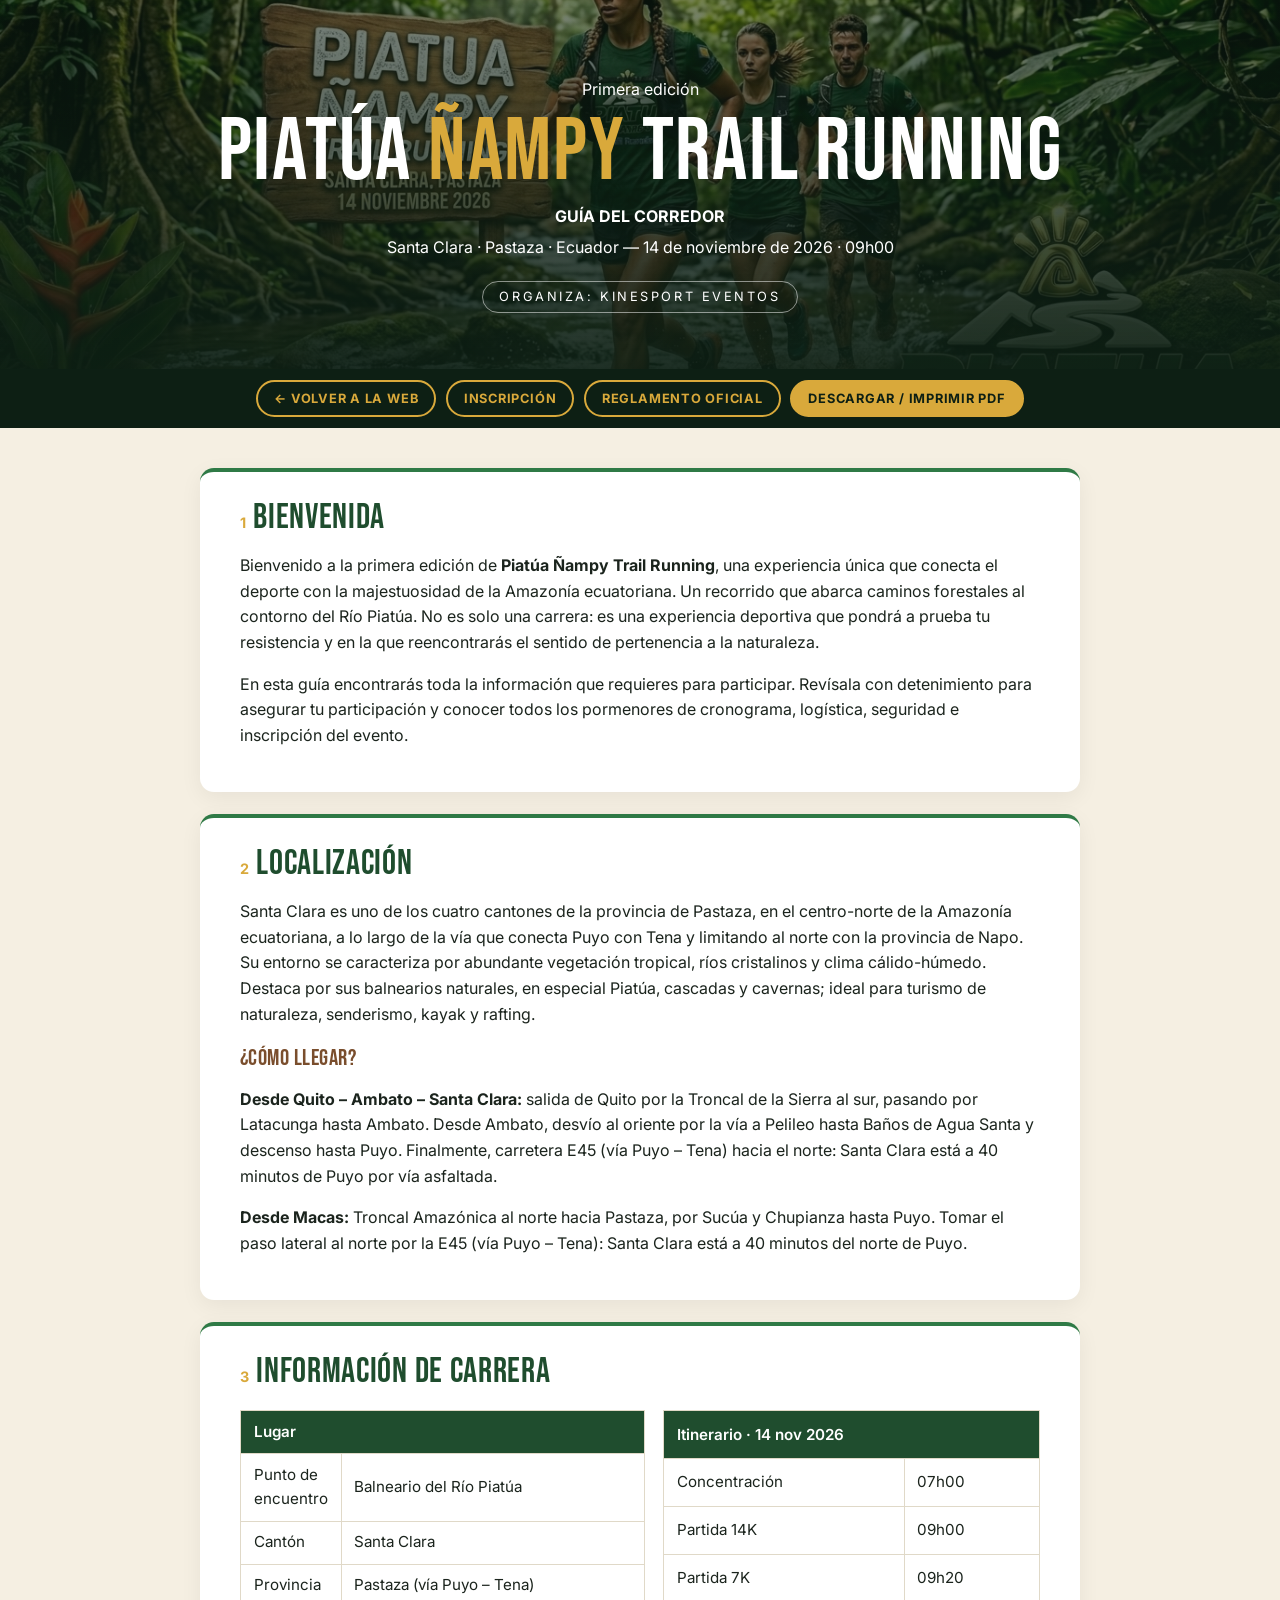
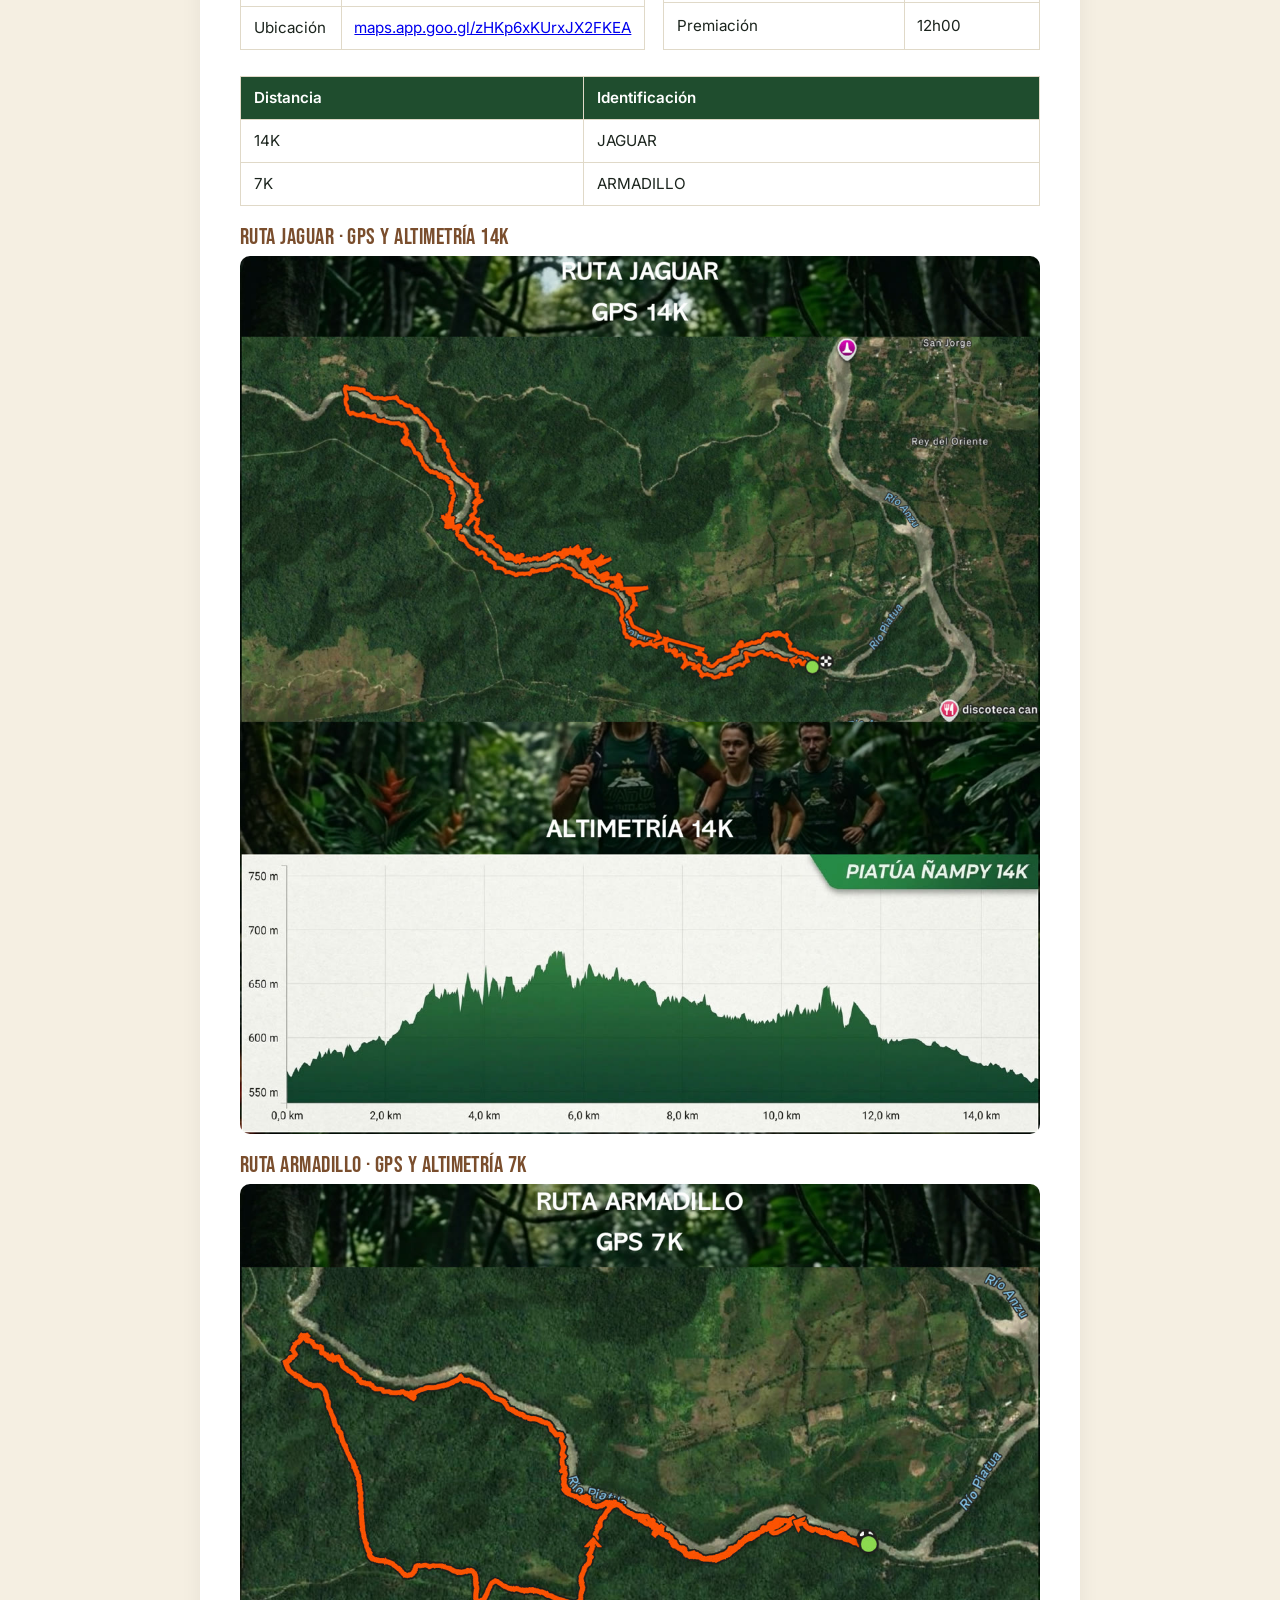
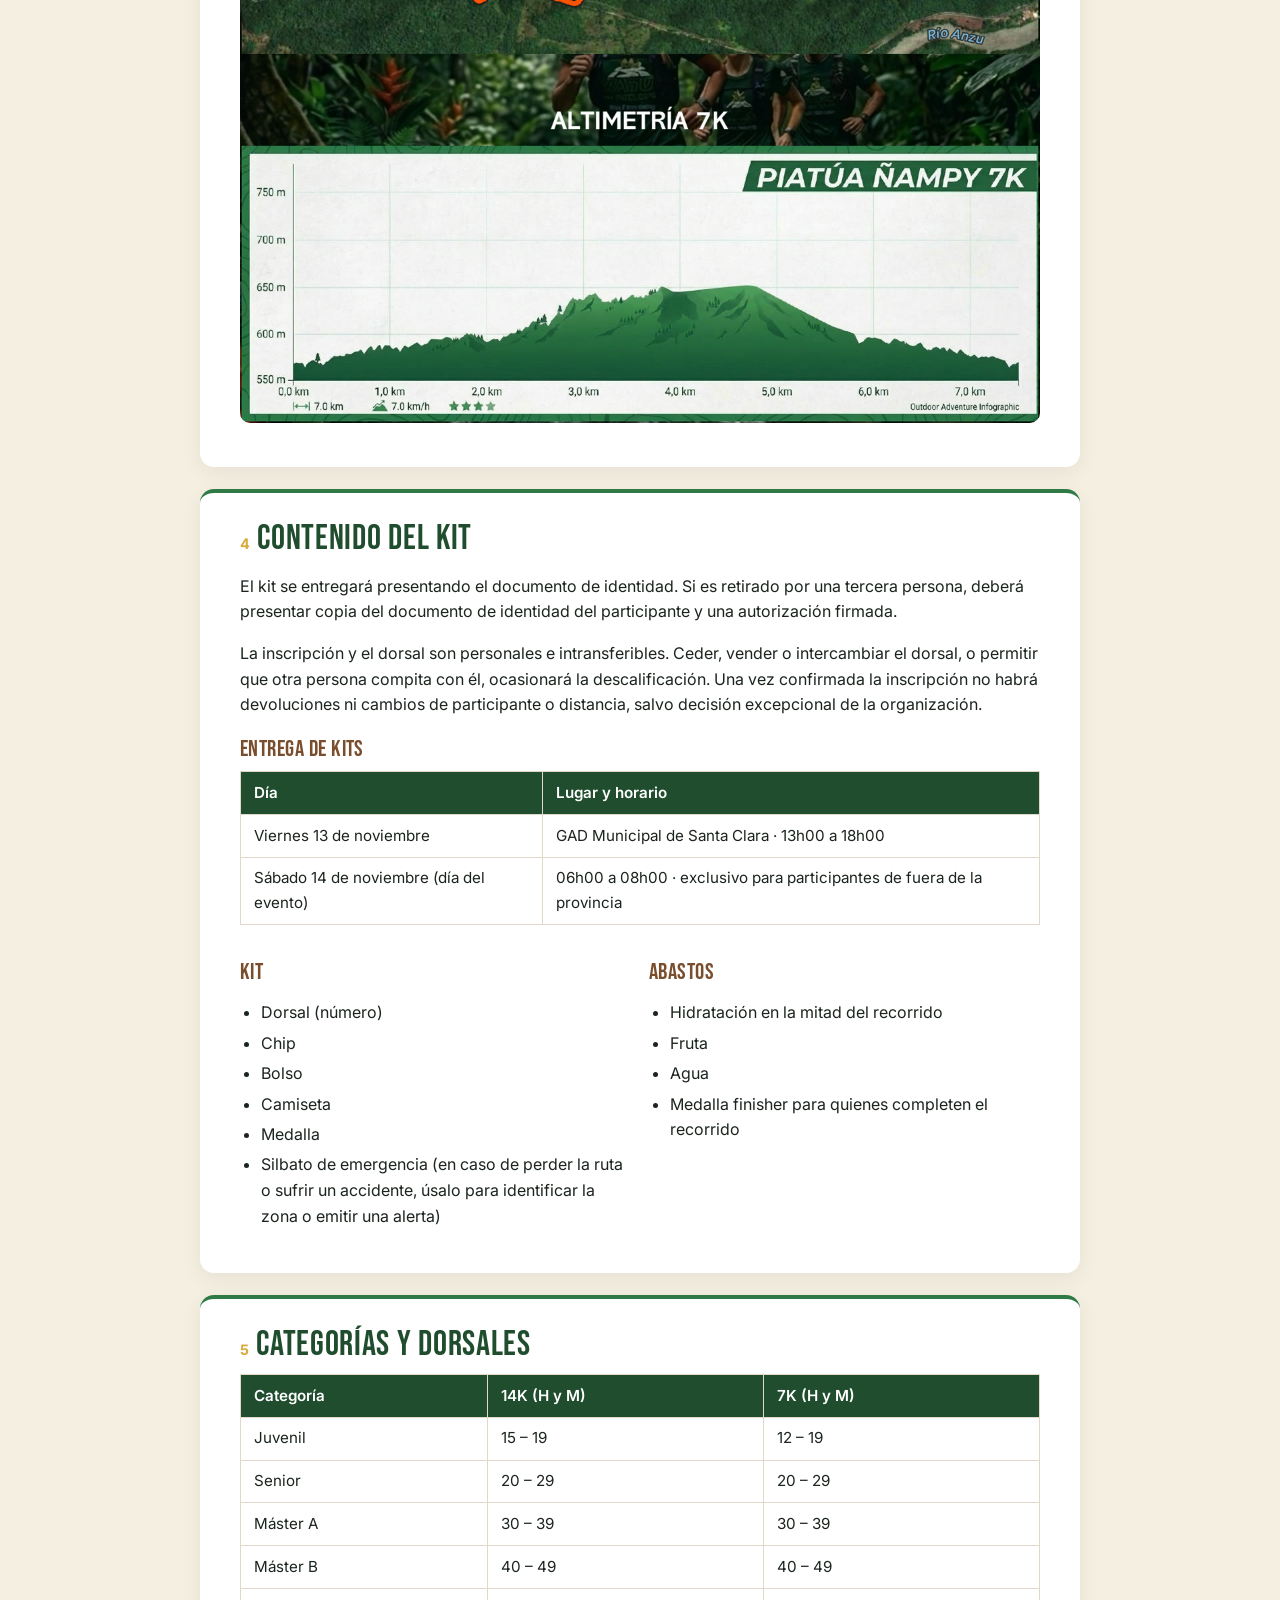
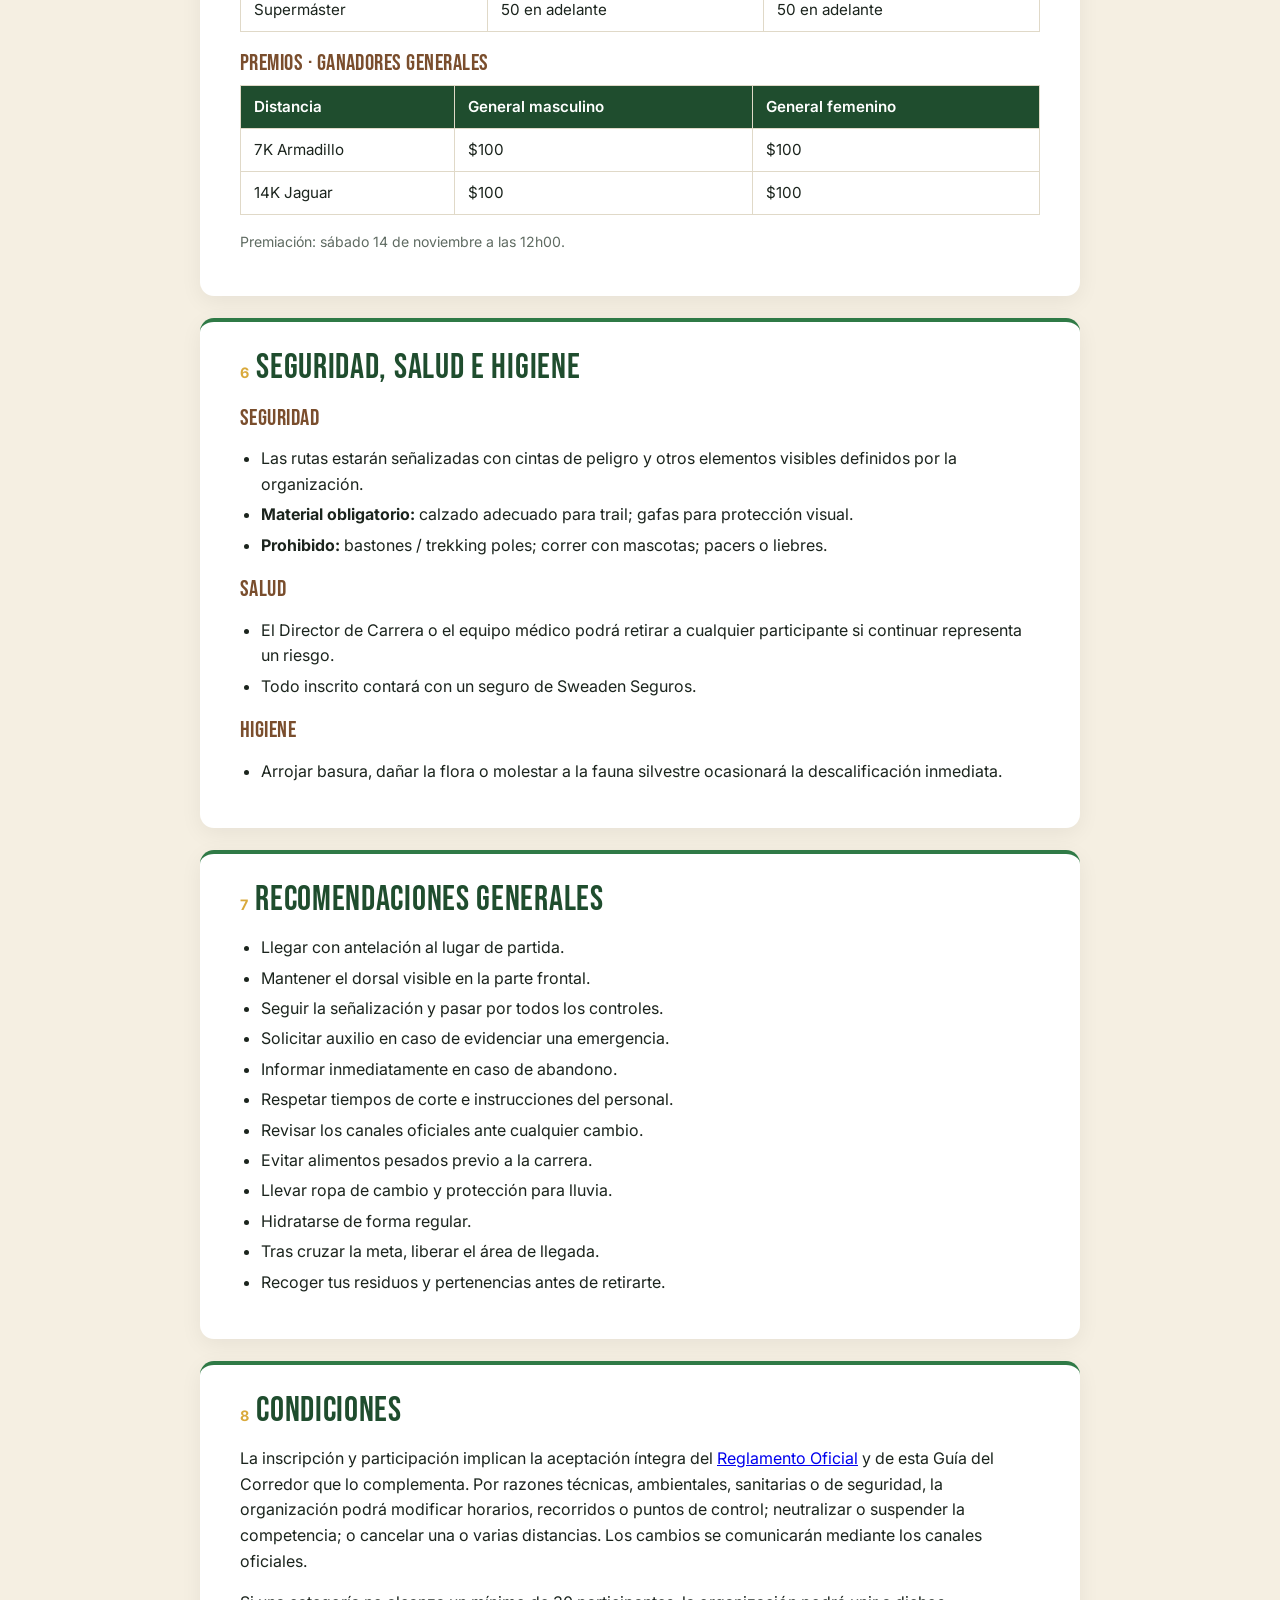
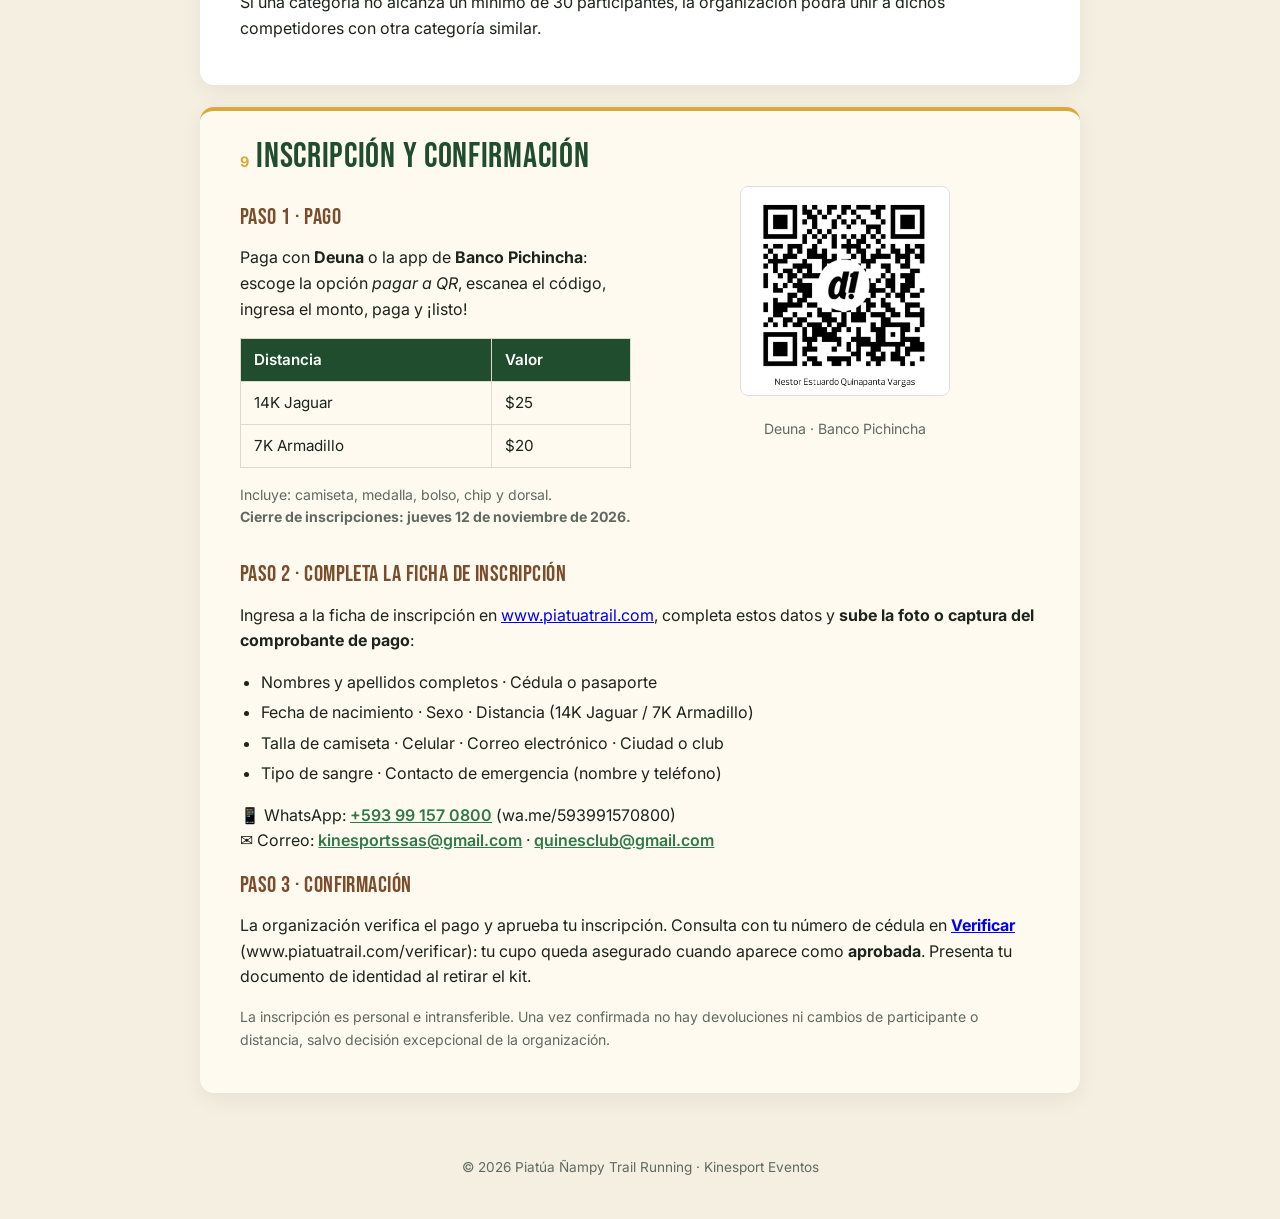
<file: guia.html>
<!doctype html>
<html lang="es">
<head>
  <meta charset="UTF-8" />
  <meta name="viewport" content="width=device-width, initial-scale=1.0" />
  <title>Guía del Corredor · Piatúa Ñampy Trail Running 2026</title>
  <meta name="description" content="Guía oficial del corredor de Piatúa Ñampy Trail Running 2026: itinerario, rutas, kit, categorías, seguridad e inscripción." />
  <link rel="icon" href="assets/img/favicon.svg" type="image/svg+xml" />
  <link rel="preconnect" href="https://fonts.googleapis.com" />
  <link rel="preconnect" href="https://fonts.gstatic.com" crossorigin />
  <link href="https://fonts.googleapis.com/css2?family=Bebas+Neue&family=Inter:wght@400;600;700&display=swap" rel="stylesheet" />
  <style>
    :root { --jungle:#0d1f14; --moss:#1f4d2e; --leaf:#2f7a46; --gold:#d9a93b; --mud:#7a4e2d; --cream:#f5efe2; --ink:#1b241d; }
    * { box-sizing: border-box; }
    body { margin: 0; font-family: 'Inter', system-ui, sans-serif; color: var(--ink); background: var(--cream); line-height: 1.6; }
    h1, h2, h3 { font-family: 'Bebas Neue', Impact, sans-serif; font-weight: 400; letter-spacing: .02em; line-height: 1.05; }
    .cover { background: linear-gradient(180deg, rgba(13,31,20,.55), rgba(13,31,20,.92)), url('assets/img/hero.jpg') center/cover; color: #fff; padding: 72px 16px 56px; text-align: center; }
    .cover h1 { font-size: clamp(3rem, 9vw, 5.5rem); margin: 0; }
    .cover h1 span { color: var(--gold); }
    .cover p { margin: .3rem 0; }
    .cover .tag { display: inline-block; margin-top: 1rem; padding: .3rem 1rem; border: 1px solid rgba(255,255,255,.5); border-radius: 999px; letter-spacing: .2em; text-transform: uppercase; font-size: .8rem; }
    .bar { position: sticky; top: 0; z-index: 5; display: flex; gap: .6rem; justify-content: center; flex-wrap: wrap; padding: .7rem 16px; background: var(--jungle); }
    .bar a, .bar button { font: 700 .8rem 'Inter', sans-serif; text-transform: uppercase; letter-spacing: .06em; padding: .55rem 1rem; border-radius: 999px; border: 2px solid var(--gold); background: transparent; color: var(--gold); text-decoration: none; cursor: pointer; }
    .bar .solid { background: var(--gold); color: var(--jungle); }
    main { width: min(880px, 100% - 32px); margin: 40px auto 64px; }
    section { background: #fff; border-radius: 14px; padding: 28px clamp(18px, 4vw, 40px); margin-bottom: 22px; box-shadow: 0 6px 22px rgba(0,0,0,.06); border-top: 4px solid var(--leaf); }
    section.hl { border-top-color: var(--gold); background: #fffaf0; }
    h2 { font-size: 2.2rem; color: var(--moss); margin: 0 0 .6rem; }
    h2 small { font-family: 'Inter', sans-serif; font-size: .9rem; color: var(--gold); font-weight: 700; margin-right: .4rem; }
    h3 { font-size: 1.45rem; color: var(--mud); margin: 1.2rem 0 .3rem; }
    table { width: 100%; border-collapse: collapse; margin: .6rem 0 1rem; font-size: .95rem; }
    th, td { border: 1px solid #e0d9c8; padding: .55rem .8rem; text-align: left; }
    th { background: var(--moss); color: #fff; font-weight: 600; }
    ul, ol { padding-left: 1.3rem; }
    li { margin-bottom: .3rem; }
    .grid2 { display: grid; grid-template-columns: 1fr 1fr; gap: 18px; }
    .qr { text-align: center; }
    .qr img { width: 210px; max-width: 100%; margin: 0 auto; border: 1px solid #ddd; border-radius: 8px; }
    .contact a { color: var(--leaf); font-weight: 600; }
    .note { font-size: .88rem; color: #5f6b62; }
    img.route { display: block; width: 100%; height: auto; border-radius: 10px; margin: .4rem 0 1rem; }
    @media print { img.route { break-inside: avoid; } }
    footer { text-align: center; font-size: .85rem; color: #5f6b62; padding-bottom: 40px; }
    @media (max-width: 640px) { .grid2 { grid-template-columns: 1fr; } }
    @media print {
      .bar { display: none; }
      body { background: #fff; }
      .cover { -webkit-print-color-adjust: exact; print-color-adjust: exact; padding: 48px 16px; }
      section { box-shadow: none; break-inside: avoid; border: 1px solid #ddd; }
      main { margin-top: 20px; }
      a { color: inherit; text-decoration: none; }
    }
  </style>
</head>
<body>
  <header class="cover">
    <p>Primera edición</p>
    <h1>Piatúa <span>Ñampy</span> Trail Running</h1>
    <p><b>GUÍA DEL CORREDOR</b></p>
    <p>Santa Clara · Pastaza · Ecuador — 14 de noviembre de 2026 · 09h00</p>
    <span class="tag">Organiza: Kinesport Eventos</span>
  </header>

  <nav class="bar">
    <a href="index.html">← Volver a la web</a>
    <a href="#inscripcion">Inscripción</a>
    <a href="reglamento.html">Reglamento oficial</a>
    <button type="button" class="solid" onclick="window.print()">Descargar / imprimir PDF</button>
  </nav>

  <main>
    <section>
      <h2><small>1</small>Bienvenida</h2>
      <p>Bienvenido a la primera edición de <b>Piatúa Ñampy Trail Running</b>, una experiencia única que conecta el deporte con la majestuosidad de la Amazonía ecuatoriana. Un recorrido que abarca caminos forestales al contorno del Río Piatúa. No es solo una carrera: es una experiencia deportiva que pondrá a prueba tu resistencia y en la que reencontrarás el sentido de pertenencia a la naturaleza.</p>
      <p>En esta guía encontrarás toda la información que requieres para participar. Revísala con detenimiento para asegurar tu participación y conocer todos los pormenores de cronograma, logística, seguridad e inscripción del evento.</p>
    </section>

    <section>
      <h2><small>2</small>Localización</h2>
      <p>Santa Clara es uno de los cuatro cantones de la provincia de Pastaza, en el centro-norte de la Amazonía ecuatoriana, a lo largo de la vía que conecta Puyo con Tena y limitando al norte con la provincia de Napo. Su entorno se caracteriza por abundante vegetación tropical, ríos cristalinos y clima cálido-húmedo. Destaca por sus balnearios naturales, en especial Piatúa, cascadas y cavernas; ideal para turismo de naturaleza, senderismo, kayak y rafting.</p>
      <h3>¿Cómo llegar?</h3>
      <p><b>Desde Quito – Ambato – Santa Clara:</b> salida de Quito por la Troncal de la Sierra al sur, pasando por Latacunga hasta Ambato. Desde Ambato, desvío al oriente por la vía a Pelileo hasta Baños de Agua Santa y descenso hasta Puyo. Finalmente, carretera E45 (vía Puyo – Tena) hacia el norte: Santa Clara está a 40 minutos de Puyo por vía asfaltada.</p>
      <p><b>Desde Macas:</b> Troncal Amazónica al norte hacia Pastaza, por Sucúa y Chupianza hasta Puyo. Tomar el paso lateral al norte por la E45 (vía Puyo – Tena): Santa Clara está a 40 minutos del norte de Puyo.</p>
    </section>

    <section>
      <h2><small>3</small>Información de carrera</h2>
      <div class="grid2">
        <table>
          <tr><th colspan="2">Lugar</th></tr>
          <tr><td>Punto de encuentro</td><td>Balneario del Río Piatúa</td></tr>
          <tr><td>Cantón</td><td>Santa Clara</td></tr>
          <tr><td>Provincia</td><td>Pastaza (vía Puyo – Tena)</td></tr>
          <tr><td>Ubicación</td><td><a href="https://maps.app.goo.gl/zHKp6xKUrxJX2FKEA">maps.app.goo.gl/zHKp6xKUrxJX2FKEA</a></td></tr>
        </table>
        <table>
          <tr><th colspan="2">Itinerario · 14 nov 2026</th></tr>
          <tr><td>Concentración</td><td>07h00</td></tr>
          <tr><td>Partida 14K</td><td>09h00</td></tr>
          <tr><td>Partida 7K</td><td>09h20</td></tr>
          <tr><td>Premiación</td><td>12h00</td></tr>
        </table>
      </div>
      <table>
        <tr><th>Distancia</th><th>Identificación</th></tr>
        <tr><td>14K</td><td>JAGUAR</td></tr>
        <tr><td>7K</td><td>ARMADILLO</td></tr>
      </table>
      <h3>Ruta Jaguar · GPS y altimetría 14K</h3>
      <img class="route" src="assets/img/ruta-14k.jpg" alt="Mapa GPS y altimetría de la ruta Jaguar 14K" />
      <h3>Ruta Armadillo · GPS y altimetría 7K</h3>
      <img class="route" src="assets/img/ruta-7k.jpg" alt="Mapa GPS y altimetría de la ruta Armadillo 7K" />
    </section>

    <section>
      <h2><small>4</small>Contenido del kit</h2>
      <p>El kit se entregará presentando el documento de identidad. Si es retirado por una tercera persona, deberá presentar copia del documento de identidad del participante y una autorización firmada.</p>
      <p>La inscripción y el dorsal son personales e intransferibles. Ceder, vender o intercambiar el dorsal, o permitir que otra persona compita con él, ocasionará la descalificación. Una vez confirmada la inscripción no habrá devoluciones ni cambios de participante o distancia, salvo decisión excepcional de la organización.</p>
      <h3>Entrega de kits</h3>
      <table>
        <tr><th>Día</th><th>Lugar y horario</th></tr>
        <tr><td>Viernes 13 de noviembre</td><td>GAD Municipal de Santa Clara · 13h00 a 18h00</td></tr>
        <tr><td>Sábado 14 de noviembre (día del evento)</td><td>06h00 a 08h00 · exclusivo para participantes de fuera de la provincia</td></tr>
      </table>
      <div class="grid2">
        <div>
          <h3>Kit</h3>
          <ul><li>Dorsal (número)</li><li>Chip</li><li>Bolso</li><li>Camiseta</li><li>Medalla</li><li>Silbato de emergencia (en caso de perder la ruta o sufrir un accidente, úsalo para identificar la zona o emitir una alerta)</li></ul>
        </div>
        <div>
          <h3>Abastos</h3>
          <ul><li>Hidratación en la mitad del recorrido</li><li>Fruta</li><li>Agua</li><li>Medalla finisher para quienes completen el recorrido</li></ul>
        </div>
      </div>
    </section>

    <section>
      <h2><small>5</small>Categorías y dorsales</h2>
      <table>
        <tr><th>Categoría</th><th>14K (H y M)</th><th>7K (H y M)</th></tr>
        <tr><td>Juvenil</td><td>15 – 19</td><td>12 – 19</td></tr>
        <tr><td>Senior</td><td>20 – 29</td><td>20 – 29</td></tr>
        <tr><td>Máster A</td><td>30 – 39</td><td>30 – 39</td></tr>
        <tr><td>Máster B</td><td>40 – 49</td><td>40 – 49</td></tr>
        <tr><td>Supermáster</td><td>50 en adelante</td><td>50 en adelante</td></tr>
      </table>
      <h3>Premios · ganadores generales</h3>
      <table>
        <tr><th>Distancia</th><th>General masculino</th><th>General femenino</th></tr>
        <tr><td>7K Armadillo</td><td>$100</td><td>$100</td></tr>
        <tr><td>14K Jaguar</td><td>$100</td><td>$100</td></tr>
      </table>
      <p class="note">Premiación: sábado 14 de noviembre a las 12h00.</p>
    </section>

    <section>
      <h2><small>6</small>Seguridad, salud e higiene</h2>
      <h3>Seguridad</h3>
      <ul>
        <li>Las rutas estarán señalizadas con cintas de peligro y otros elementos visibles definidos por la organización.</li>
        <li><b>Material obligatorio:</b> calzado adecuado para trail; gafas para protección visual.</li>
        <li><b>Prohibido:</b> bastones / trekking poles; correr con mascotas; pacers o liebres.</li>
      </ul>
      <h3>Salud</h3>
      <ul>
        <li>El Director de Carrera o el equipo médico podrá retirar a cualquier participante si continuar representa un riesgo.</li>
        <li>Todo inscrito contará con un seguro de Sweaden Seguros.</li>
      </ul>
      <h3>Higiene</h3>
      <ul><li>Arrojar basura, dañar la flora o molestar a la fauna silvestre ocasionará la descalificación inmediata.</li></ul>
    </section>

    <section>
      <h2><small>7</small>Recomendaciones generales</h2>
      <ul>
        <li>Llegar con antelación al lugar de partida.</li>
        <li>Mantener el dorsal visible en la parte frontal.</li>
        <li>Seguir la señalización y pasar por todos los controles.</li>
        <li>Solicitar auxilio en caso de evidenciar una emergencia.</li>
        <li>Informar inmediatamente en caso de abandono.</li>
        <li>Respetar tiempos de corte e instrucciones del personal.</li>
        <li>Revisar los canales oficiales ante cualquier cambio.</li>
        <li>Evitar alimentos pesados previo a la carrera.</li>
        <li>Llevar ropa de cambio y protección para lluvia.</li>
        <li>Hidratarse de forma regular.</li>
        <li>Tras cruzar la meta, liberar el área de llegada.</li>
        <li>Recoger tus residuos y pertenencias antes de retirarte.</li>
      </ul>
    </section>

    <section>
      <h2><small>8</small>Condiciones</h2>
      <p>La inscripción y participación implican la aceptación íntegra del <a href="reglamento.html">Reglamento Oficial</a> y de esta Guía del Corredor que lo complementa. Por razones técnicas, ambientales, sanitarias o de seguridad, la organización podrá modificar horarios, recorridos o puntos de control; neutralizar o suspender la competencia; o cancelar una o varias distancias. Los cambios se comunicarán mediante los canales oficiales.</p>
      <p>Si una categoría no alcanza un mínimo de 30 participantes, la organización podrá unir a dichos competidores con otra categoría similar.</p>
    </section>

    <section class="hl" id="inscripcion">
      <h2><small>9</small>Inscripción y confirmación</h2>
      <div class="grid2">
        <div>
          <h3>Paso 1 · Pago</h3>
          <p>Paga con <b>Deuna</b> o la app de <b>Banco Pichincha</b>: escoge la opción <i>pagar a QR</i>, escanea el código, ingresa el monto, paga y ¡listo!</p>
          <table>
            <tr><th>Distancia</th><th>Valor</th></tr>
            <tr><td>14K Jaguar</td><td>$25</td></tr>
            <tr><td>7K Armadillo</td><td>$20</td></tr>
          </table>
          <p class="note">Incluye: camiseta, medalla, bolso, chip y dorsal.<br /><b>Cierre de inscripciones: jueves 12 de noviembre de 2026.</b></p>
        </div>
        <div class="qr">
          <img src="assets/img/qr-pichincha.png" alt="QR de pago Deuna / Banco Pichincha" />
          <p class="note">Deuna · Banco Pichincha</p>
        </div>
      </div>
      <h3>Paso 2 · Completa la ficha de inscripción</h3>
      <p>Ingresa a la ficha de inscripción en <a href="index.html#inscripcion">www.piatuatrail.com</a>, completa estos datos y <b>sube la foto o captura del comprobante de pago</b>:</p>
      <ul>
        <li>Nombres y apellidos completos · Cédula o pasaporte</li>
        <li>Fecha de nacimiento · Sexo · Distancia (14K Jaguar / 7K Armadillo)</li>
        <li>Talla de camiseta · Celular · Correo electrónico · Ciudad o club</li>
        <li>Tipo de sangre · Contacto de emergencia (nombre y teléfono)</li>
      </ul>
      <div class="contact">
        <p>📱 WhatsApp: <a href="https://wa.me/593991570800">+593 99 157 0800</a> (wa.me/593991570800)<br />
        ✉️ Correo: <a href="mailto:kinesportssas@gmail.com">kinesportssas@gmail.com</a> · <a href="mailto:quinesclub@gmail.com">quinesclub@gmail.com</a></p>
      </div>
      <h3>Paso 3 · Confirmación</h3>
      <p>La organización verifica el pago y aprueba tu inscripción. Consulta con tu número de cédula en <a href="verificar.html"><b>Verificar</b></a> (www.piatuatrail.com/verificar): tu cupo queda asegurado cuando aparece como <b>aprobada</b>. Presenta tu documento de identidad al retirar el kit.</p>
      <p class="note">La inscripción es personal e intransferible. Una vez confirmada no hay devoluciones ni cambios de participante o distancia, salvo decisión excepcional de la organización.</p>
    </section>
  </main>

  <footer>© 2026 Piatúa Ñampy Trail Running · Kinesport Eventos</footer>
</body>
</html>
</file>
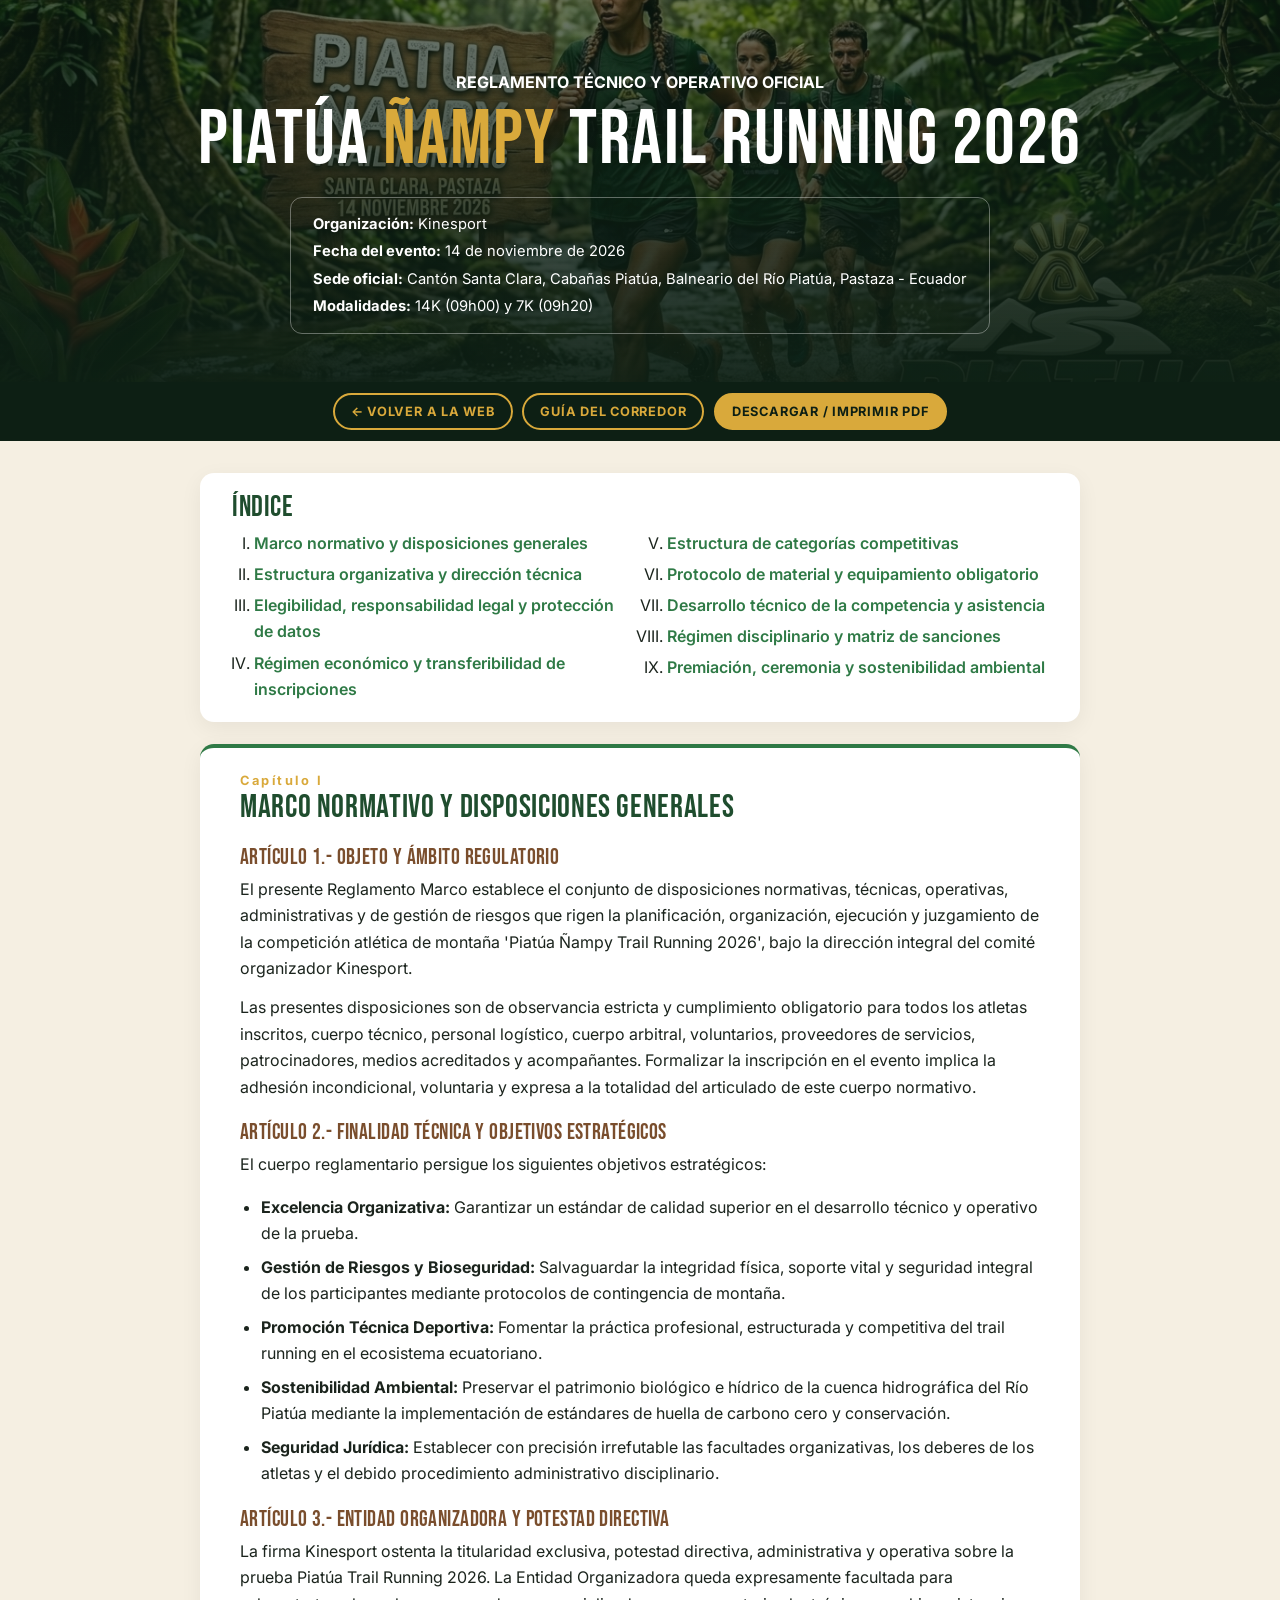
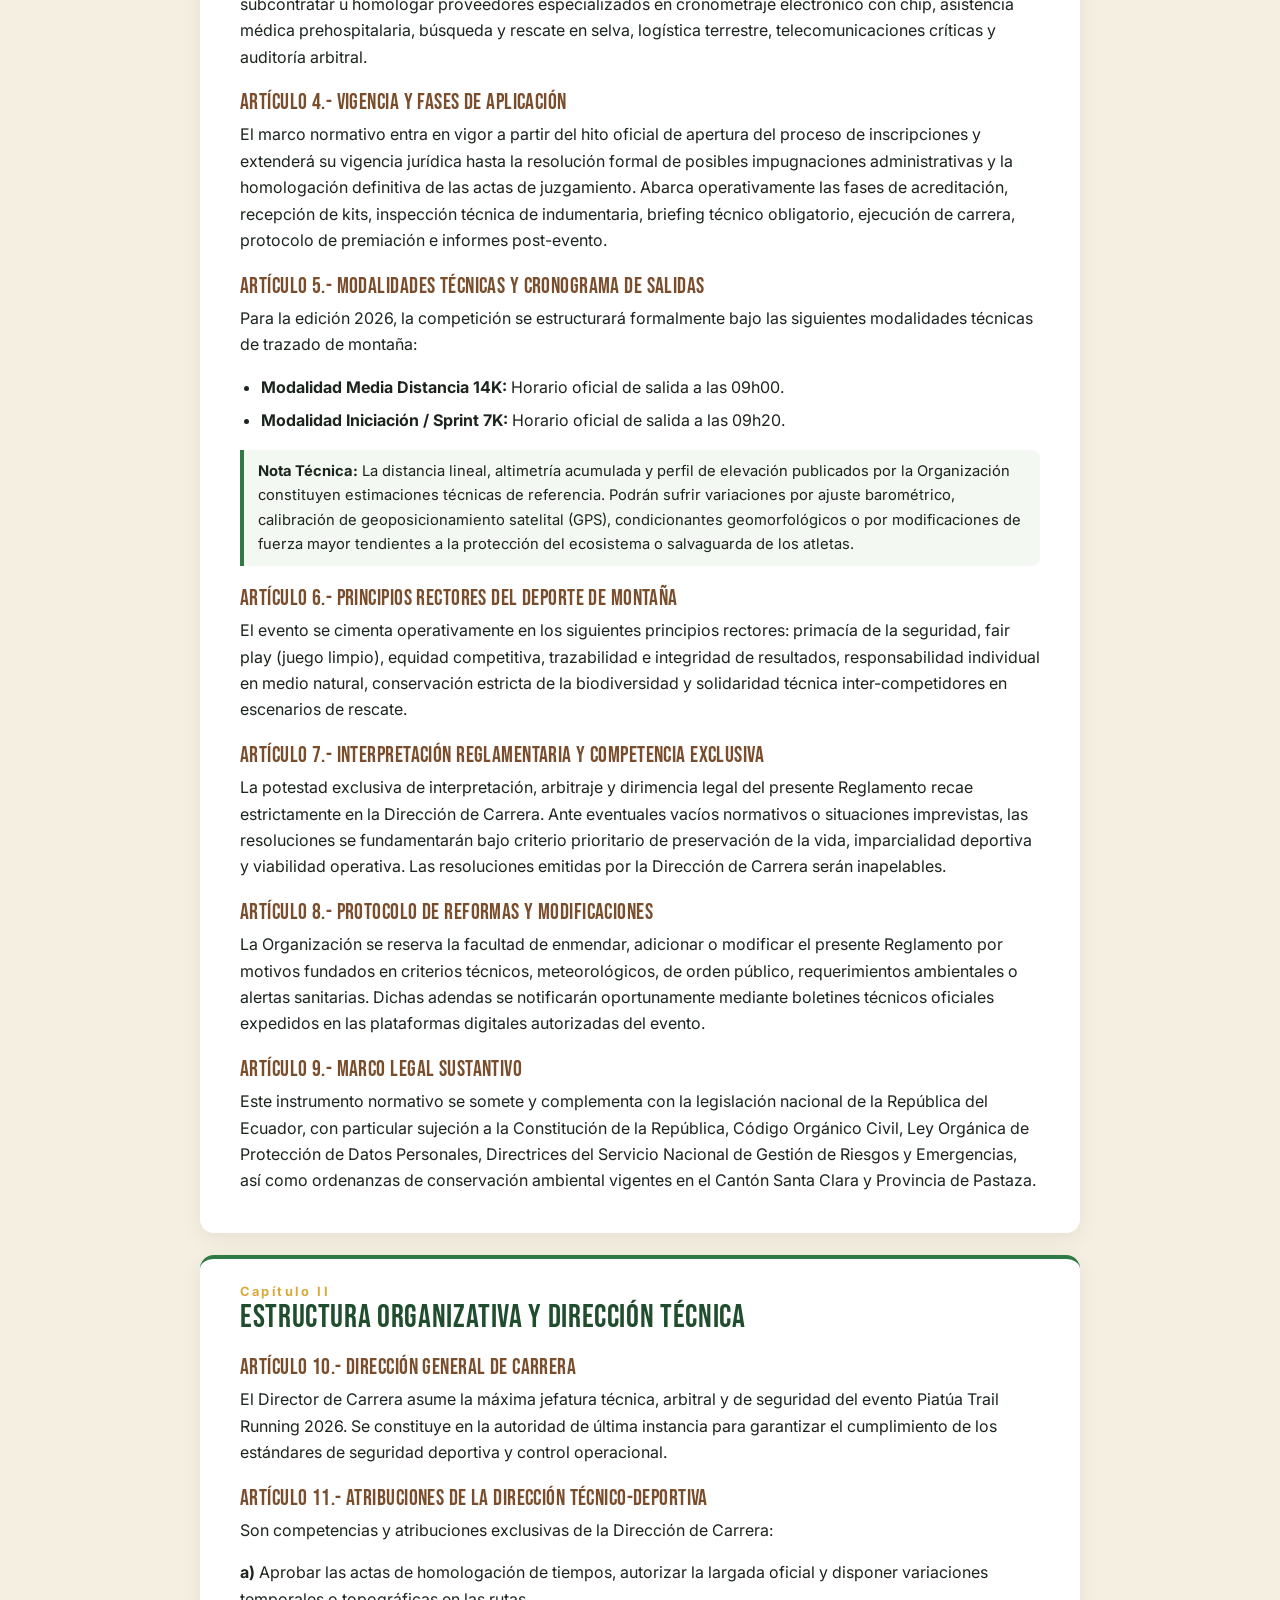
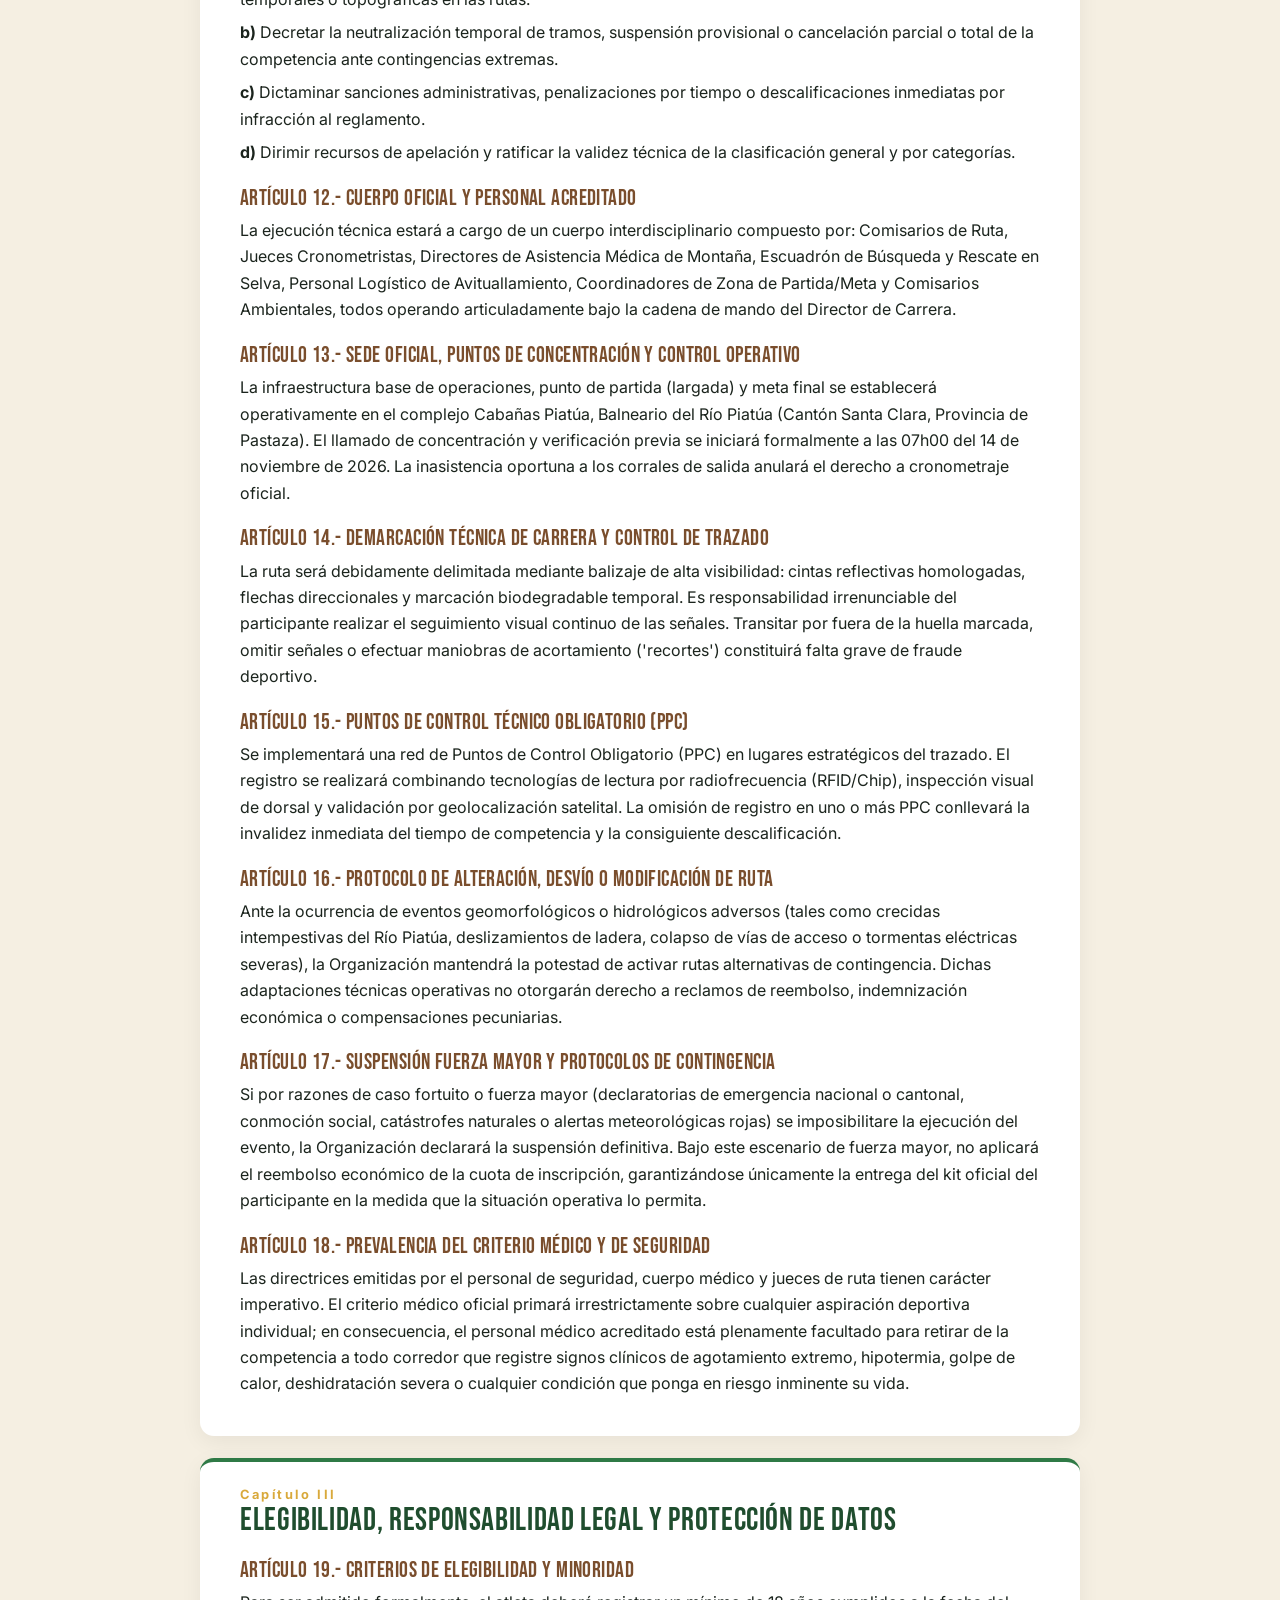
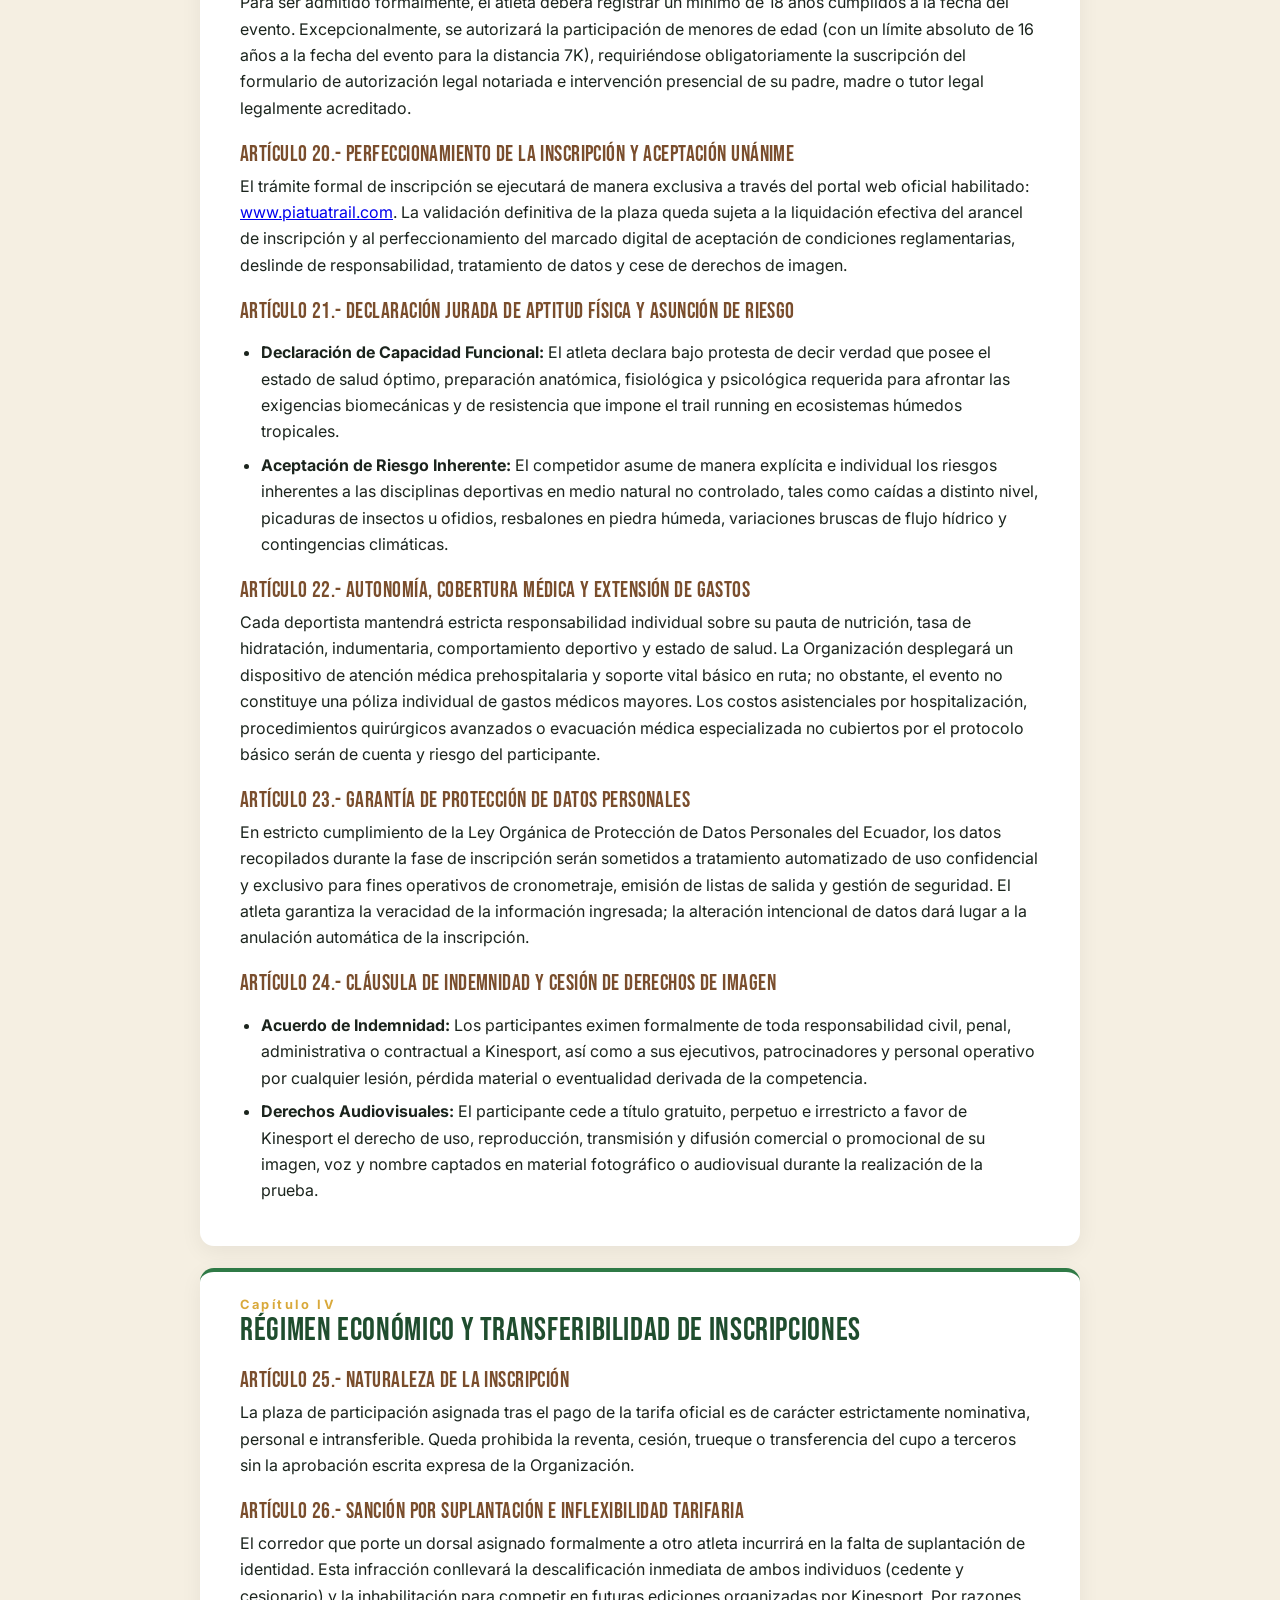
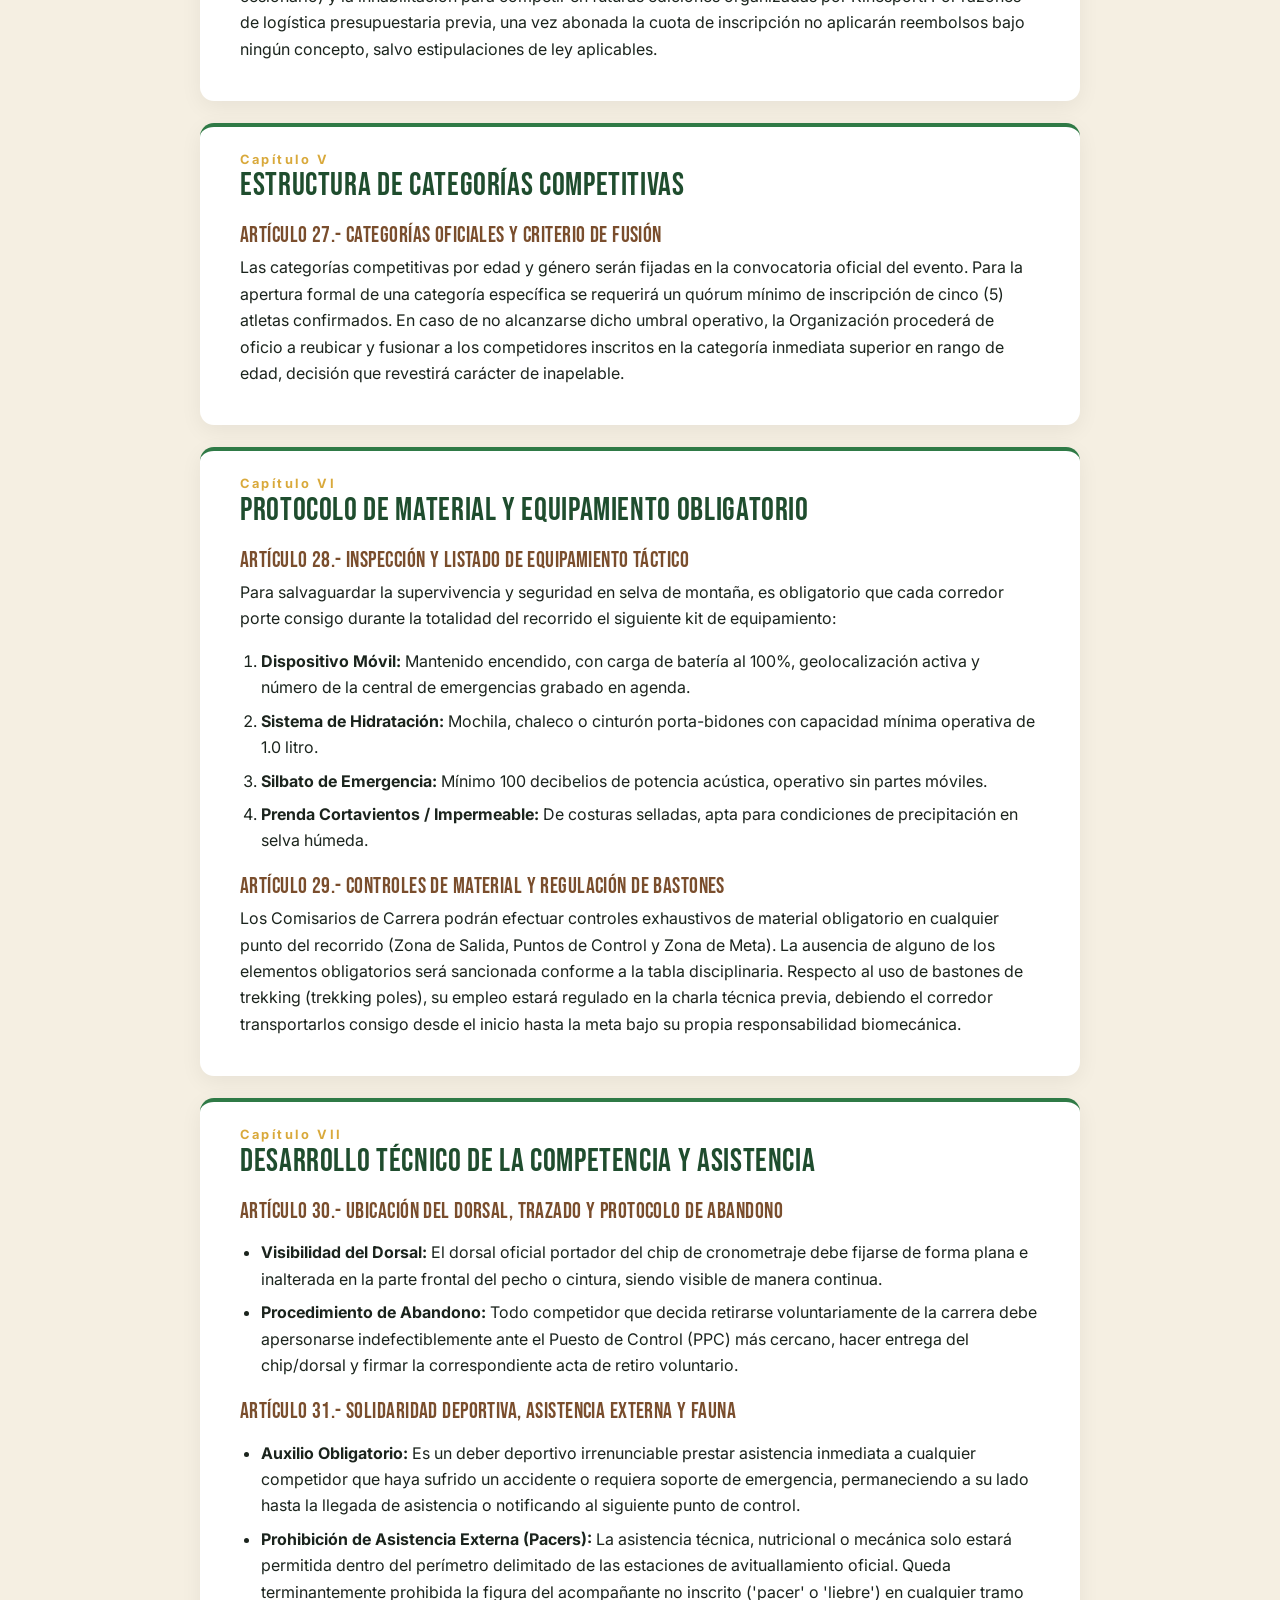
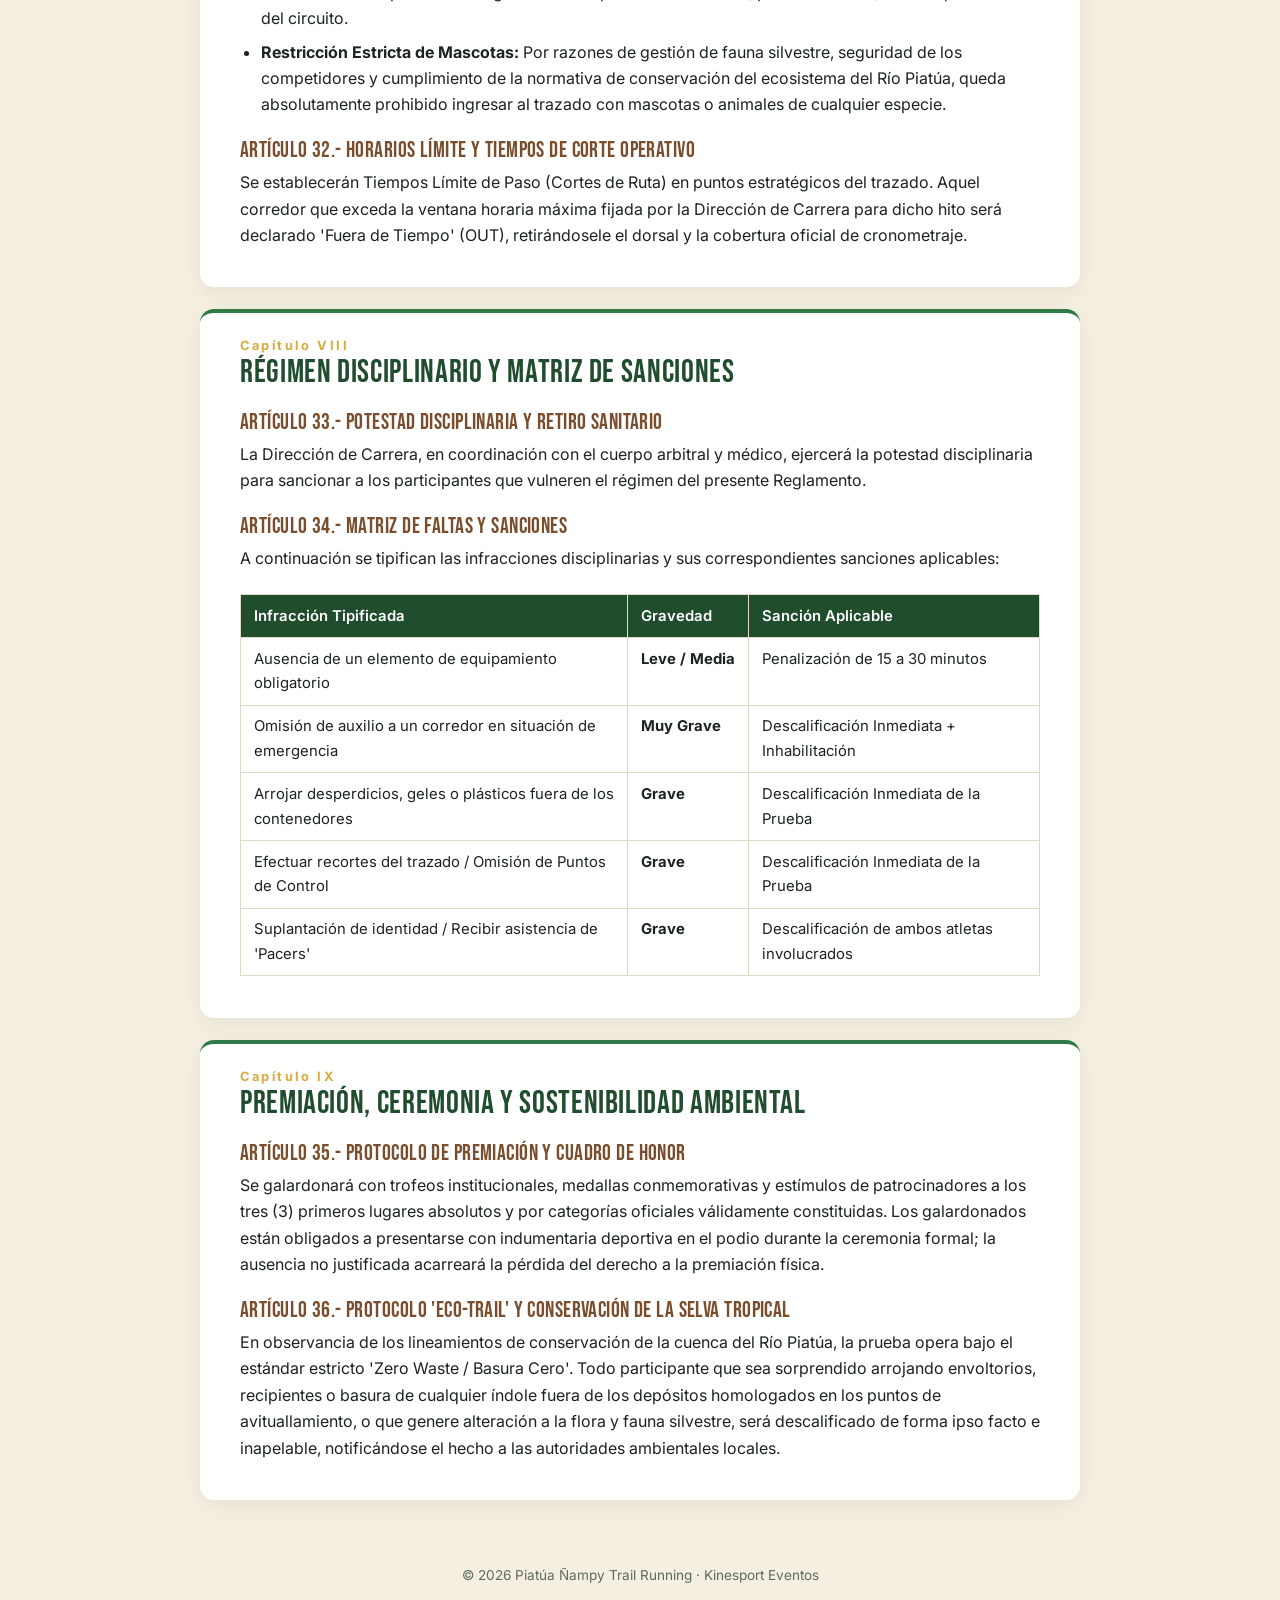
<file: reglamento.html>
<!doctype html>
<html lang="es">
<head>
  <meta charset="UTF-8" />
  <meta name="viewport" content="width=device-width, initial-scale=1.0" />
  <title>Reglamento Oficial · Piatúa Ñampy Trail Running 2026</title>
  <meta name="description" content="Reglamento Técnico y Operativo Oficial de Piatúa Ñampy Trail Running 2026: elegibilidad, material obligatorio, desarrollo de la competencia, sanciones y premiación." />
  <link rel="icon" href="assets/img/favicon.svg" type="image/svg+xml" />
  <link rel="preconnect" href="https://fonts.googleapis.com" />
  <link rel="preconnect" href="https://fonts.gstatic.com" crossorigin />
  <link href="https://fonts.googleapis.com/css2?family=Bebas+Neue&family=Inter:wght@400;600;700&display=swap" rel="stylesheet" />
  <style>
    :root { --jungle:#0d1f14; --moss:#1f4d2e; --leaf:#2f7a46; --gold:#d9a93b; --mud:#7a4e2d; --cream:#f5efe2; --ink:#1b241d; }
    * { box-sizing: border-box; }
    body { margin: 0; font-family: 'Inter', system-ui, sans-serif; color: var(--ink); background: var(--cream); line-height: 1.65; }
    h1, h2, h3 { font-family: 'Bebas Neue', Impact, sans-serif; font-weight: 400; letter-spacing: .02em; line-height: 1.05; }
    .cover { background: linear-gradient(180deg, rgba(13,31,20,.6), rgba(13,31,20,.94)), url('assets/img/hero.jpg') center/cover; color: #fff; padding: 64px 16px 48px; text-align: center; }
    .cover h1 { font-size: clamp(2.6rem, 8vw, 4.8rem); margin: 0; }
    .cover h1 span { color: var(--gold); }
    .cover p { margin: .3rem 0; }
    .cover .facts { display: inline-grid; gap: .2rem; margin-top: 1rem; padding: .9rem 1.4rem; border: 1px solid rgba(255,255,255,.35); border-radius: 12px; text-align: left; font-size: .92rem; }
    .bar { position: sticky; top: 0; z-index: 5; display: flex; gap: .6rem; justify-content: center; flex-wrap: wrap; padding: .7rem 16px; background: var(--jungle); }
    .bar a, .bar button { font: 700 .8rem 'Inter', sans-serif; text-transform: uppercase; letter-spacing: .06em; padding: .55rem 1rem; border-radius: 999px; border: 2px solid var(--gold); background: transparent; color: var(--gold); text-decoration: none; cursor: pointer; }
    .bar .solid { background: var(--gold); color: var(--jungle); }
    main { width: min(880px, 100% - 32px); margin: 32px auto 64px; }
    .toc { background: #fff; border-radius: 14px; padding: 20px clamp(18px, 4vw, 32px); margin-bottom: 22px; box-shadow: 0 6px 22px rgba(0,0,0,.06); }
    .toc h2 { font-size: 1.8rem; color: var(--moss); margin: 0 0 .4rem; }
    .toc ol { margin: 0; padding-left: 1.4rem; columns: 2; column-gap: 2rem; }
    .toc li { margin-bottom: .3rem; break-inside: avoid; }
    .toc a { color: var(--leaf); font-weight: 600; text-decoration: none; }
    section { background: #fff; border-radius: 14px; padding: 26px clamp(18px, 4vw, 40px); margin-bottom: 22px; box-shadow: 0 6px 22px rgba(0,0,0,.06); border-top: 4px solid var(--leaf); scroll-margin-top: 70px; }
    section > h2 { font-size: 2rem; color: var(--moss); margin: 0 0 .8rem; }
    section > h2 small { display: block; font-family: 'Inter', sans-serif; font-size: .8rem; letter-spacing: .2em; color: var(--gold); font-weight: 700; margin-bottom: .2rem; }
    h3 { font-size: 1.35rem; color: var(--mud); margin: 1.4rem 0 .3rem; }
    p { margin: .4rem 0 .8rem; }
    ul, ol { padding-left: 1.3rem; }
    li { margin-bottom: .45rem; }
    ul.plain { list-style: none; padding-left: 0; }
    .note { font-size: .92rem; background: #f3f8f2; border-left: 4px solid var(--leaf); padding: .6rem .9rem; border-radius: 0 8px 8px 0; }
    .table-wrap { overflow-x: auto; }
    table { width: 100%; border-collapse: collapse; margin: .6rem 0 1rem; font-size: .93rem; }
    th, td { border: 1px solid #e0d9c8; padding: .55rem .8rem; text-align: left; vertical-align: top; }
    th { background: var(--moss); color: #fff; font-weight: 600; }
    td.sev { font-weight: 700; white-space: nowrap; }
    footer { text-align: center; font-size: .85rem; color: #5f6b62; padding-bottom: 40px; }
    @media (max-width: 640px) { .toc ol { columns: 1; } }
    @media print {
      .bar, .toc { display: none; }
      body { background: #fff; }
      .cover { -webkit-print-color-adjust: exact; print-color-adjust: exact; padding: 40px 16px; }
      section { box-shadow: none; border: 1px solid #ddd; }
      h3 { break-after: avoid; }
      main { margin-top: 20px; }
      a { color: inherit; text-decoration: none; }
    }
  </style>
</head>
<body>
  <header class="cover">
    <p><b>REGLAMENTO TÉCNICO Y OPERATIVO OFICIAL</b></p>
    <h1>Piatúa <span>Ñampy</span> Trail Running 2026</h1>
    <div class="facts">
      <span><b>Organización:</b> Kinesport</span>
      <span><b>Fecha del evento:</b> 14 de noviembre de 2026</span>
      <span><b>Sede oficial:</b> Cantón Santa Clara, Cabañas Piatúa, Balneario del Río Piatúa, Pastaza - Ecuador</span>
      <span><b>Modalidades:</b> 14K (09h00) y 7K (09h20)</span>
    </div>
  </header>

  <nav class="bar">
    <a href="index.html">← Volver a la web</a>
    <a href="guia.html">Guía del corredor</a>
    <button type="button" class="solid" onclick="window.print()">Descargar / imprimir PDF</button>
  </nav>

  <main>
    <nav class="toc" aria-label="Índice">
      <h2>Índice</h2>
      <ol type="I">
        <li><a href="#cap1">Marco normativo y disposiciones generales</a></li>
        <li><a href="#cap2">Estructura organizativa y dirección técnica</a></li>
        <li><a href="#cap3">Elegibilidad, responsabilidad legal y protección de datos</a></li>
        <li><a href="#cap4">Régimen económico y transferibilidad de inscripciones</a></li>
        <li><a href="#cap5">Estructura de categorías competitivas</a></li>
        <li><a href="#cap6">Protocolo de material y equipamiento obligatorio</a></li>
        <li><a href="#cap7">Desarrollo técnico de la competencia y asistencia</a></li>
        <li><a href="#cap8">Régimen disciplinario y matriz de sanciones</a></li>
        <li><a href="#cap9">Premiación, ceremonia y sostenibilidad ambiental</a></li>
      </ol>
    </nav>

    <section id="cap1">
      <h2><small>Capítulo I</small>Marco normativo y disposiciones generales</h2>

      <h3>Artículo 1.- Objeto y Ámbito Regulatorio</h3>
      <p>El presente Reglamento Marco establece el conjunto de disposiciones normativas, técnicas, operativas, administrativas y de gestión de riesgos que rigen la planificación, organización, ejecución y juzgamiento de la competición atlética de montaña 'Piatúa Ñampy Trail Running 2026', bajo la dirección integral del comité organizador Kinesport.</p>
      <p>Las presentes disposiciones son de observancia estricta y cumplimiento obligatorio para todos los atletas inscritos, cuerpo técnico, personal logístico, cuerpo arbitral, voluntarios, proveedores de servicios, patrocinadores, medios acreditados y acompañantes. Formalizar la inscripción en el evento implica la adhesión incondicional, voluntaria y expresa a la totalidad del articulado de este cuerpo normativo.</p>

      <h3>Artículo 2.- Finalidad Técnica y Objetivos Estratégicos</h3>
      <p>El cuerpo reglamentario persigue los siguientes objetivos estratégicos:</p>
      <ul>
        <li><b>Excelencia Organizativa:</b> Garantizar un estándar de calidad superior en el desarrollo técnico y operativo de la prueba.</li>
        <li><b>Gestión de Riesgos y Bioseguridad:</b> Salvaguardar la integridad física, soporte vital y seguridad integral de los participantes mediante protocolos de contingencia de montaña.</li>
        <li><b>Promoción Técnica Deportiva:</b> Fomentar la práctica profesional, estructurada y competitiva del trail running en el ecosistema ecuatoriano.</li>
        <li><b>Sostenibilidad Ambiental:</b> Preservar el patrimonio biológico e hídrico de la cuenca hidrográfica del Río Piatúa mediante la implementación de estándares de huella de carbono cero y conservación.</li>
        <li><b>Seguridad Jurídica:</b> Establecer con precisión irrefutable las facultades organizativas, los deberes de los atletas y el debido procedimiento administrativo disciplinario.</li>
      </ul>

      <h3>Artículo 3.- Entidad Organizadora y Potestad Directiva</h3>
      <p>La firma Kinesport ostenta la titularidad exclusiva, potestad directiva, administrativa y operativa sobre la prueba Piatúa Trail Running 2026. La Entidad Organizadora queda expresamente facultada para subcontratar u homologar proveedores especializados en cronometraje electrónico con chip, asistencia médica prehospitalaria, búsqueda y rescate en selva, logística terrestre, telecomunicaciones críticas y auditoría arbitral.</p>

      <h3>Artículo 4.- Vigencia y Fases de Aplicación</h3>
      <p>El marco normativo entra en vigor a partir del hito oficial de apertura del proceso de inscripciones y extenderá su vigencia jurídica hasta la resolución formal de posibles impugnaciones administrativas y la homologación definitiva de las actas de juzgamiento. Abarca operativamente las fases de acreditación, recepción de kits, inspección técnica de indumentaria, briefing técnico obligatorio, ejecución de carrera, protocolo de premiación e informes post-evento.</p>

      <h3>Artículo 5.- Modalidades Técnicas y Cronograma de Salidas</h3>
      <p>Para la edición 2026, la competición se estructurará formalmente bajo las siguientes modalidades técnicas de trazado de montaña:</p>
      <ul>
        <li><b>Modalidad Media Distancia 14K:</b> Horario oficial de salida a las 09h00.</li>
        <li><b>Modalidad Iniciación / Sprint 7K:</b> Horario oficial de salida a las 09h20.</li>
      </ul>
      <p class="note"><b>Nota Técnica:</b> La distancia lineal, altimetría acumulada y perfil de elevación publicados por la Organización constituyen estimaciones técnicas de referencia. Podrán sufrir variaciones por ajuste barométrico, calibración de geoposicionamiento satelital (GPS), condicionantes geomorfológicos o por modificaciones de fuerza mayor tendientes a la protección del ecosistema o salvaguarda de los atletas.</p>

      <h3>Artículo 6.- Principios Rectores del Deporte de Montaña</h3>
      <p>El evento se cimenta operativamente en los siguientes principios rectores: primacía de la seguridad, fair play (juego limpio), equidad competitiva, trazabilidad e integridad de resultados, responsabilidad individual en medio natural, conservación estricta de la biodiversidad y solidaridad técnica inter-competidores en escenarios de rescate.</p>

      <h3>Artículo 7.- Interpretación Reglamentaria y Competencia Exclusiva</h3>
      <p>La potestad exclusiva de interpretación, arbitraje y dirimencia legal del presente Reglamento recae estrictamente en la Dirección de Carrera. Ante eventuales vacíos normativos o situaciones imprevistas, las resoluciones se fundamentarán bajo criterio prioritario de preservación de la vida, imparcialidad deportiva y viabilidad operativa. Las resoluciones emitidas por la Dirección de Carrera serán inapelables.</p>

      <h3>Artículo 8.- Protocolo de Reformas y Modificaciones</h3>
      <p>La Organización se reserva la facultad de enmendar, adicionar o modificar el presente Reglamento por motivos fundados en criterios técnicos, meteorológicos, de orden público, requerimientos ambientales o alertas sanitarias. Dichas adendas se notificarán oportunamente mediante boletines técnicos oficiales expedidos en las plataformas digitales autorizadas del evento.</p>

      <h3>Artículo 9.- Marco Legal Sustantivo</h3>
      <p>Este instrumento normativo se somete y complementa con la legislación nacional de la República del Ecuador, con particular sujeción a la Constitución de la República, Código Orgánico Civil, Ley Orgánica de Protección de Datos Personales, Directrices del Servicio Nacional de Gestión de Riesgos y Emergencias, así como ordenanzas de conservación ambiental vigentes en el Cantón Santa Clara y Provincia de Pastaza.</p>
    </section>

    <section id="cap2">
      <h2><small>Capítulo II</small>Estructura organizativa y dirección técnica</h2>

      <h3>Artículo 10.- Dirección General de Carrera</h3>
      <p>El Director de Carrera asume la máxima jefatura técnica, arbitral y de seguridad del evento Piatúa Trail Running 2026. Se constituye en la autoridad de última instancia para garantizar el cumplimiento de los estándares de seguridad deportiva y control operacional.</p>

      <h3>Artículo 11.- Atribuciones de la Dirección Técnico-Deportiva</h3>
      <p>Son competencias y atribuciones exclusivas de la Dirección de Carrera:</p>
      <ul class="plain">
        <li><b>a)</b> Aprobar las actas de homologación de tiempos, autorizar la largada oficial y disponer variaciones temporales o topográficas en las rutas.</li>
        <li><b>b)</b> Decretar la neutralización temporal de tramos, suspensión provisional o cancelación parcial o total de la competencia ante contingencias extremas.</li>
        <li><b>c)</b> Dictaminar sanciones administrativas, penalizaciones por tiempo o descalificaciones inmediatas por infracción al reglamento.</li>
        <li><b>d)</b> Dirimir recursos de apelación y ratificar la validez técnica de la clasificación general y por categorías.</li>
      </ul>

      <h3>Artículo 12.- Cuerpo Oficial y Personal Acreditado</h3>
      <p>La ejecución técnica estará a cargo de un cuerpo interdisciplinario compuesto por: Comisarios de Ruta, Jueces Cronometristas, Directores de Asistencia Médica de Montaña, Escuadrón de Búsqueda y Rescate en Selva, Personal Logístico de Avituallamiento, Coordinadores de Zona de Partida/Meta y Comisarios Ambientales, todos operando articuladamente bajo la cadena de mando del Director de Carrera.</p>

      <h3>Artículo 13.- Sede Oficial, Puntos de Concentración y Control Operativo</h3>
      <p>La infraestructura base de operaciones, punto de partida (largada) y meta final se establecerá operativamente en el complejo Cabañas Piatúa, Balneario del Río Piatúa (Cantón Santa Clara, Provincia de Pastaza). El llamado de concentración y verificación previa se iniciará formalmente a las 07h00 del 14 de noviembre de 2026. La inasistencia oportuna a los corrales de salida anulará el derecho a cronometraje oficial.</p>

      <h3>Artículo 14.- Demarcación Técnica de Carrera y Control de Trazado</h3>
      <p>La ruta será debidamente delimitada mediante balizaje de alta visibilidad: cintas reflectivas homologadas, flechas direccionales y marcación biodegradable temporal. Es responsabilidad irrenunciable del participante realizar el seguimiento visual continuo de las señales. Transitar por fuera de la huella marcada, omitir señales o efectuar maniobras de acortamiento ('recortes') constituirá falta grave de fraude deportivo.</p>

      <h3>Artículo 15.- Puntos de Control Técnico Obligatorio (PPC)</h3>
      <p>Se implementará una red de Puntos de Control Obligatorio (PPC) en lugares estratégicos del trazado. El registro se realizará combinando tecnologías de lectura por radiofrecuencia (RFID/Chip), inspección visual de dorsal y validación por geolocalización satelital. La omisión de registro en uno o más PPC conllevará la invalidez inmediata del tiempo de competencia y la consiguiente descalificación.</p>

      <h3>Artículo 16.- Protocolo de Alteración, Desvío o Modificación de Ruta</h3>
      <p>Ante la ocurrencia de eventos geomorfológicos o hidrológicos adversos (tales como crecidas intempestivas del Río Piatúa, deslizamientos de ladera, colapso de vías de acceso o tormentas eléctricas severas), la Organización mantendrá la potestad de activar rutas alternativas de contingencia. Dichas adaptaciones técnicas operativas no otorgarán derecho a reclamos de reembolso, indemnización económica o compensaciones pecuniarias.</p>

      <h3>Artículo 17.- Suspensión Fuerza Mayor y Protocolos de Contingencia</h3>
      <p>Si por razones de caso fortuito o fuerza mayor (declaratorias de emergencia nacional o cantonal, conmoción social, catástrofes naturales o alertas meteorológicas rojas) se imposibilitare la ejecución del evento, la Organización declarará la suspensión definitiva. Bajo este escenario de fuerza mayor, no aplicará el reembolso económico de la cuota de inscripción, garantizándose únicamente la entrega del kit oficial del participante en la medida que la situación operativa lo permita.</p>

      <h3>Artículo 18.- Prevalencia del Criterio Médico y de Seguridad</h3>
      <p>Las directrices emitidas por el personal de seguridad, cuerpo médico y jueces de ruta tienen carácter imperativo. El criterio médico oficial primará irrestrictamente sobre cualquier aspiración deportiva individual; en consecuencia, el personal médico acreditado está plenamente facultado para retirar de la competencia a todo corredor que registre signos clínicos de agotamiento extremo, hipotermia, golpe de calor, deshidratación severa o cualquier condición que ponga en riesgo inminente su vida.</p>
    </section>

    <section id="cap3">
      <h2><small>Capítulo III</small>Elegibilidad, responsabilidad legal y protección de datos</h2>

      <h3>Artículo 19.- Criterios de Elegibilidad y Minoridad</h3>
      <p>Para ser admitido formalmente, el atleta deberá registrar un mínimo de 18 años cumplidos a la fecha del evento. Excepcionalmente, se autorizará la participación de menores de edad (con un límite absoluto de 16 años a la fecha del evento para la distancia 7K), requiriéndose obligatoriamente la suscripción del formulario de autorización legal notariada e intervención presencial de su padre, madre o tutor legal legalmente acreditado.</p>

      <h3>Artículo 20.- Perfeccionamiento de la Inscripción y Aceptación Unánime</h3>
      <p>El trámite formal de inscripción se ejecutará de manera exclusiva a través del portal web oficial habilitado: <a href="https://www.piatuatrail.com">www.piatuatrail.com</a>. La validación definitiva de la plaza queda sujeta a la liquidación efectiva del arancel de inscripción y al perfeccionamiento del marcado digital de aceptación de condiciones reglamentarias, deslinde de responsabilidad, tratamiento de datos y cese de derechos de imagen.</p>

      <h3>Artículo 21.- Declaración Jurada de Aptitud Física y Asunción de Riesgo</h3>
      <ul>
        <li><b>Declaración de Capacidad Funcional:</b> El atleta declara bajo protesta de decir verdad que posee el estado de salud óptimo, preparación anatómica, fisiológica y psicológica requerida para afrontar las exigencias biomecánicas y de resistencia que impone el trail running en ecosistemas húmedos tropicales.</li>
        <li><b>Aceptación de Riesgo Inherente:</b> El competidor asume de manera explícita e individual los riesgos inherentes a las disciplinas deportivas en medio natural no controlado, tales como caídas a distinto nivel, picaduras de insectos u ofidios, resbalones en piedra húmeda, variaciones bruscas de flujo hídrico y contingencias climáticas.</li>
      </ul>

      <h3>Artículo 22.- Autonomía, Cobertura Médica y Extensión de Gastos</h3>
      <p>Cada deportista mantendrá estricta responsabilidad individual sobre su pauta de nutrición, tasa de hidratación, indumentaria, comportamiento deportivo y estado de salud. La Organización desplegará un dispositivo de atención médica prehospitalaria y soporte vital básico en ruta; no obstante, el evento no constituye una póliza individual de gastos médicos mayores. Los costos asistenciales por hospitalización, procedimientos quirúrgicos avanzados o evacuación médica especializada no cubiertos por el protocolo básico serán de cuenta y riesgo del participante.</p>

      <h3>Artículo 23.- Garantía de Protección de Datos Personales</h3>
      <p>En estricto cumplimiento de la Ley Orgánica de Protección de Datos Personales del Ecuador, los datos recopilados durante la fase de inscripción serán sometidos a tratamiento automatizado de uso confidencial y exclusivo para fines operativos de cronometraje, emisión de listas de salida y gestión de seguridad. El atleta garantiza la veracidad de la información ingresada; la alteración intencional de datos dará lugar a la anulación automática de la inscripción.</p>

      <h3>Artículo 24.- Cláusula de Indemnidad y Cesión de Derechos de Imagen</h3>
      <ul>
        <li><b>Acuerdo de Indemnidad:</b> Los participantes eximen formalmente de toda responsabilidad civil, penal, administrativa o contractual a Kinesport, así como a sus ejecutivos, patrocinadores y personal operativo por cualquier lesión, pérdida material o eventualidad derivada de la competencia.</li>
        <li><b>Derechos Audiovisuales:</b> El participante cede a título gratuito, perpetuo e irrestricto a favor de Kinesport el derecho de uso, reproducción, transmisión y difusión comercial o promocional de su imagen, voz y nombre captados en material fotográfico o audiovisual durante la realización de la prueba.</li>
      </ul>
    </section>

    <section id="cap4">
      <h2><small>Capítulo IV</small>Régimen económico y transferibilidad de inscripciones</h2>

      <h3>Artículo 25.- Naturaleza de la Inscripción</h3>
      <p>La plaza de participación asignada tras el pago de la tarifa oficial es de carácter estrictamente nominativa, personal e intransferible. Queda prohibida la reventa, cesión, trueque o transferencia del cupo a terceros sin la aprobación escrita expresa de la Organización.</p>

      <h3>Artículo 26.- Sanción por Suplantación e Inflexibilidad Tarifaria</h3>
      <p>El corredor que porte un dorsal asignado formalmente a otro atleta incurrirá en la falta de suplantación de identidad. Esta infracción conllevará la descalificación inmediata de ambos individuos (cedente y cesionario) y la inhabilitación para competir en futuras ediciones organizadas por Kinesport. Por razones de logística presupuestaria previa, una vez abonada la cuota de inscripción no aplicarán reembolsos bajo ningún concepto, salvo estipulaciones de ley aplicables.</p>
    </section>

    <section id="cap5">
      <h2><small>Capítulo V</small>Estructura de categorías competitivas</h2>

      <h3>Artículo 27.- Categorías Oficiales y Criterio de Fusión</h3>
      <p>Las categorías competitivas por edad y género serán fijadas en la convocatoria oficial del evento. Para la apertura formal de una categoría específica se requerirá un quórum mínimo de inscripción de cinco (5) atletas confirmados. En caso de no alcanzarse dicho umbral operativo, la Organización procederá de oficio a reubicar y fusionar a los competidores inscritos en la categoría inmediata superior en rango de edad, decisión que revestirá carácter de inapelable.</p>
    </section>

    <section id="cap6">
      <h2><small>Capítulo VI</small>Protocolo de material y equipamiento obligatorio</h2>

      <h3>Artículo 28.- Inspección y Listado de Equipamiento Táctico</h3>
      <p>Para salvaguardar la supervivencia y seguridad en selva de montaña, es obligatorio que cada corredor porte consigo durante la totalidad del recorrido el siguiente kit de equipamiento:</p>
      <ol>
        <li><b>Dispositivo Móvil:</b> Mantenido encendido, con carga de batería al 100%, geolocalización activa y número de la central de emergencias grabado en agenda.</li>
        <li><b>Sistema de Hidratación:</b> Mochila, chaleco o cinturón porta-bidones con capacidad mínima operativa de 1.0 litro.</li>
        <li><b>Silbato de Emergencia:</b> Mínimo 100 decibelios de potencia acústica, operativo sin partes móviles.</li>
        <li><b>Prenda Cortavientos / Impermeable:</b> De costuras selladas, apta para condiciones de precipitación en selva húmeda.</li>
      </ol>

      <h3>Artículo 29.- Controles de Material y Regulación de Bastones</h3>
      <p>Los Comisarios de Carrera podrán efectuar controles exhaustivos de material obligatorio en cualquier punto del recorrido (Zona de Salida, Puntos de Control y Zona de Meta). La ausencia de alguno de los elementos obligatorios será sancionada conforme a la tabla disciplinaria. Respecto al uso de bastones de trekking (trekking poles), su empleo estará regulado en la charla técnica previa, debiendo el corredor transportarlos consigo desde el inicio hasta la meta bajo su propia responsabilidad biomecánica.</p>
    </section>

    <section id="cap7">
      <h2><small>Capítulo VII</small>Desarrollo técnico de la competencia y asistencia</h2>

      <h3>Artículo 30.- Ubicación del Dorsal, Trazado y Protocolo de Abandono</h3>
      <ul>
        <li><b>Visibilidad del Dorsal:</b> El dorsal oficial portador del chip de cronometraje debe fijarse de forma plana e inalterada en la parte frontal del pecho o cintura, siendo visible de manera continua.</li>
        <li><b>Procedimiento de Abandono:</b> Todo competidor que decida retirarse voluntariamente de la carrera debe apersonarse indefectiblemente ante el Puesto de Control (PPC) más cercano, hacer entrega del chip/dorsal y firmar la correspondiente acta de retiro voluntario.</li>
      </ul>

      <h3>Artículo 31.- Solidaridad Deportiva, Asistencia Externa y Fauna</h3>
      <ul>
        <li><b>Auxilio Obligatorio:</b> Es un deber deportivo irrenunciable prestar asistencia inmediata a cualquier competidor que haya sufrido un accidente o requiera soporte de emergencia, permaneciendo a su lado hasta la llegada de asistencia o notificando al siguiente punto de control.</li>
        <li><b>Prohibición de Asistencia Externa (Pacers):</b> La asistencia técnica, nutricional o mecánica solo estará permitida dentro del perímetro delimitado de las estaciones de avituallamiento oficial. Queda terminantemente prohibida la figura del acompañante no inscrito ('pacer' o 'liebre') en cualquier tramo del circuito.</li>
        <li><b>Restricción Estricta de Mascotas:</b> Por razones de gestión de fauna silvestre, seguridad de los competidores y cumplimiento de la normativa de conservación del ecosistema del Río Piatúa, queda absolutamente prohibido ingresar al trazado con mascotas o animales de cualquier especie.</li>
      </ul>

      <h3>Artículo 32.- Horarios Límite y Tiempos de Corte Operativo</h3>
      <p>Se establecerán Tiempos Límite de Paso (Cortes de Ruta) en puntos estratégicos del trazado. Aquel corredor que exceda la ventana horaria máxima fijada por la Dirección de Carrera para dicho hito será declarado 'Fuera de Tiempo' (OUT), retirándosele el dorsal y la cobertura oficial de cronometraje.</p>
    </section>

    <section id="cap8">
      <h2><small>Capítulo VIII</small>Régimen disciplinario y matriz de sanciones</h2>

      <h3>Artículo 33.- Potestad Disciplinaria y Retiro Sanitario</h3>
      <p>La Dirección de Carrera, en coordinación con el cuerpo arbitral y médico, ejercerá la potestad disciplinaria para sancionar a los participantes que vulneren el régimen del presente Reglamento.</p>

      <h3>Artículo 34.- Matriz de Faltas y Sanciones</h3>
      <p>A continuación se tipifican las infracciones disciplinarias y sus correspondientes sanciones aplicables:</p>
      <div class="table-wrap">
        <table>
          <thead><tr><th>Infracción Tipificada</th><th>Gravedad</th><th>Sanción Aplicable</th></tr></thead>
          <tbody>
            <tr><td>Ausencia de un elemento de equipamiento obligatorio</td><td class="sev">Leve / Media</td><td>Penalización de 15 a 30 minutos</td></tr>
            <tr><td>Omisión de auxilio a un corredor en situación de emergencia</td><td class="sev">Muy Grave</td><td>Descalificación Inmediata + Inhabilitación</td></tr>
            <tr><td>Arrojar desperdicios, geles o plásticos fuera de los contenedores</td><td class="sev">Grave</td><td>Descalificación Inmediata de la Prueba</td></tr>
            <tr><td>Efectuar recortes del trazado / Omisión de Puntos de Control</td><td class="sev">Grave</td><td>Descalificación Inmediata de la Prueba</td></tr>
            <tr><td>Suplantación de identidad / Recibir asistencia de 'Pacers'</td><td class="sev">Grave</td><td>Descalificación de ambos atletas involucrados</td></tr>
          </tbody>
        </table>
      </div>
    </section>

    <section id="cap9">
      <h2><small>Capítulo IX</small>Premiación, ceremonia y sostenibilidad ambiental</h2>

      <h3>Artículo 35.- Protocolo de Premiación y Cuadro de Honor</h3>
      <p>Se galardonará con trofeos institucionales, medallas conmemorativas y estímulos de patrocinadores a los tres (3) primeros lugares absolutos y por categorías oficiales válidamente constituidas. Los galardonados están obligados a presentarse con indumentaria deportiva en el podio durante la ceremonia formal; la ausencia no justificada acarreará la pérdida del derecho a la premiación física.</p>

      <h3>Artículo 36.- Protocolo 'Eco-Trail' y Conservación de la Selva Tropical</h3>
      <p>En observancia de los lineamientos de conservación de la cuenca del Río Piatúa, la prueba opera bajo el estándar estricto 'Zero Waste / Basura Cero'. Todo participante que sea sorprendido arrojando envoltorios, recipientes o basura de cualquier índole fuera de los depósitos homologados en los puntos de avituallamiento, o que genere alteración a la flora y fauna silvestre, será descalificado de forma ipso facto e inapelable, notificándose el hecho a las autoridades ambientales locales.</p>
    </section>
  </main>

  <footer>© 2026 Piatúa Ñampy Trail Running · Kinesport Eventos</footer>
</body>
</html>
</file>
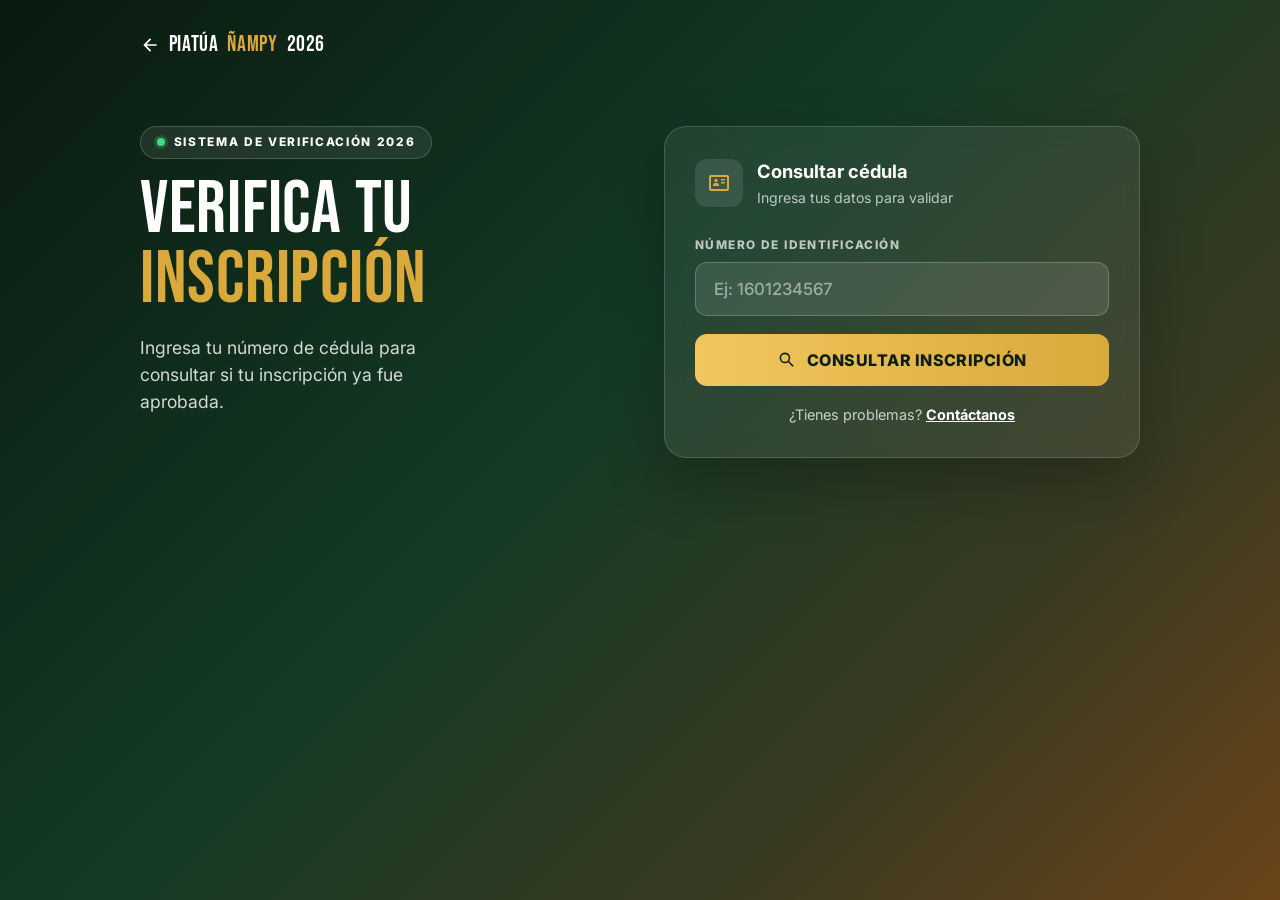
<file: verificar.html>
<!doctype html>
<html lang="es">
<head>
  <meta charset="UTF-8" />
  <meta name="viewport" content="width=device-width, initial-scale=1.0" />
  <title>Verifica tu inscripción · Piatúa Ñampy Trail Running 2026</title>
  <meta name="description" content="Consulta con tu número de cédula si tu inscripción a Piatúa Ñampy Trail Running 2026 ya fue aprobada." />
  <link rel="icon" href="assets/img/favicon.svg" type="image/svg+xml" />
  <link rel="preconnect" href="https://fonts.googleapis.com" />
  <link rel="preconnect" href="https://fonts.gstatic.com" crossorigin />
  <link href="https://fonts.googleapis.com/css2?family=Bebas+Neue&family=Inter:wght@400;500;600;700;800&display=swap" rel="stylesheet" />
  <style>
    :root { --jungle:#0d1f14; --moss:#1f4d2e; --leaf:#2f7a46; --gold:#d9a93b; --gold-2:#f0c75e; --mud:#7a4e2d; }
    * { box-sizing: border-box; }
    body { margin: 0; min-height: 100vh; font: 16px/1.55 'Inter', system-ui, sans-serif; color: #fff;
      background: linear-gradient(135deg, #0a1a10 0%, #143a24 45%, #3a3a22 75%, #6b4419 100%) fixed; }
    a { color: inherit; }
    .wrap { width: min(1000px, 100% - 32px); margin: 0 auto; padding: 28px 0 60px; }
    .back { display: inline-flex; align-items: center; gap: .55rem; font-family: 'Bebas Neue', Impact, sans-serif; font-size: 1.35rem; letter-spacing: .03em; text-decoration: none; }
    .back b { color: var(--gold); font-weight: 400; }
    .grid { display: grid; grid-template-columns: 1fr 1fr; gap: 48px; align-items: start; margin-top: 64px; }
    .badge { display: inline-flex; align-items: center; gap: .55rem; padding: .4rem 1rem; border-radius: 999px; background: rgba(255,255,255,.08); border: 1px solid rgba(255,255,255,.18);
      font-size: .74rem; font-weight: 800; letter-spacing: .14em; text-transform: uppercase; }
    .badge::before { content: ''; width: 8px; height: 8px; border-radius: 50%; background: #3ddc84; box-shadow: 0 0 0 3px rgba(61,220,132,.2); }
    h1 { font-family: 'Bebas Neue', Impact, sans-serif; font-weight: 400; font-size: clamp(3.2rem, 7vw, 4.6rem); line-height: .95; letter-spacing: .01em; margin: 1.1rem 0 1rem; }
    h1 span { display: block; color: var(--gold); }
    .lead { font-size: 1.1rem; color: rgba(255,255,255,.82); max-width: 30ch; }
    .card { background: rgba(255,255,255,.07); border: 1px solid rgba(255,255,255,.16); border-radius: 22px; padding: 30px; backdrop-filter: blur(10px); box-shadow: 0 24px 60px rgba(0,0,0,.25); }
    .card__head { display: flex; align-items: center; gap: 14px; margin-bottom: 26px; }
    .card__icon { width: 48px; height: 48px; flex: none; display: grid; place-items: center; border-radius: 12px; background: rgba(255,255,255,.1); color: var(--gold); }
    .card__head b { display: block; font-size: 1.15rem; }
    .card__head small { color: rgba(255,255,255,.7); font-size: .88rem; }
    label { display: block; font-size: .74rem; font-weight: 800; letter-spacing: .12em; text-transform: uppercase; color: rgba(255,255,255,.7); margin-bottom: .5rem; }
    input { width: 100%; font: 500 1.05rem 'Inter', sans-serif; color: #fff; padding: 1rem 1.1rem; border-radius: 12px; border: 1px solid rgba(255,255,255,.22); background: rgba(255,255,255,.1); }
    input::placeholder { color: rgba(255,255,255,.5); }
    input:focus { outline: none; border-color: var(--gold); box-shadow: 0 0 0 3px rgba(217,169,59,.25); }
    .btn { width: 100%; margin-top: 18px; display: inline-flex; align-items: center; justify-content: center; gap: .6rem; padding: 1rem; border: 0; border-radius: 12px; cursor: pointer;
      font: 800 1rem 'Inter', sans-serif; letter-spacing: .03em; text-transform: uppercase; color: var(--jungle); background: linear-gradient(90deg, var(--gold-2), var(--gold)); }
    .btn[disabled] { opacity: .65; cursor: wait; }
    .help { text-align: center; font-size: .9rem; color: rgba(255,255,255,.75); margin: 18px 0 0; }
    .help a { font-weight: 700; color: #fff; }
    /* Resultado */
    .result { margin-top: 20px; border-radius: 14px; padding: 18px; border: 1px solid; }
    .result h2 { font-family: 'Bebas Neue', Impact, sans-serif; font-weight: 400; font-size: 1.7rem; letter-spacing: .03em; margin: 0 0 .3rem; }
    .result p { margin: .3rem 0; font-size: .95rem; }
    .result dl { display: grid; grid-template-columns: auto 1fr; gap: 4px 14px; margin: 12px 0 4px; font-size: .95rem; }
    .result dt { color: rgba(255,255,255,.7); }
    .result dd { margin: 0; font-weight: 700; }
    .result.aprobada { background: rgba(61,220,132,.12); border-color: rgba(61,220,132,.5); }
    .result.aprobada h2 { color: #6ff0a6; }
    .result.pendiente { background: rgba(240,199,94,.12); border-color: rgba(240,199,94,.5); }
    .result.pendiente h2 { color: var(--gold-2); }
    .result.rechazada, .result.nada { background: rgba(255,120,100,.1); border-color: rgba(255,120,100,.45); }
    .result.rechazada h2, .result.nada h2 { color: #ff9a86; }
    .result a.link { font-weight: 700; }
    [hidden] { display: none !important; }
    @media (max-width: 800px) { .grid { grid-template-columns: 1fr; gap: 28px; margin-top: 36px; } .lead { max-width: none; } }
  </style>
</head>
<body>
  <div class="wrap">
    <a class="back" href="index.html">
      <svg viewBox="0 0 24 24" width="20" height="20" aria-hidden="true"><path fill="currentColor" d="M20 11H7.8l5.6-5.6L12 4l-8 8 8 8 1.4-1.4L7.8 13H20z"/></svg>
      Piatúa <b>Ñampy</b> 2026
    </a>

    <div class="grid">
      <div>
        <span class="badge">Sistema de verificación 2026</span>
        <h1>Verifica tu <span>inscripción</span></h1>
        <p class="lead">Ingresa tu número de cédula para consultar si tu inscripción ya fue aprobada.</p>
      </div>

      <div class="card">
        <div class="card__head">
          <span class="card__icon"><svg viewBox="0 0 24 24" width="24" height="24" aria-hidden="true"><path fill="currentColor" d="M20 4H4a2 2 0 0 0-2 2v12a2 2 0 0 0 2 2h16a2 2 0 0 0 2-2V6a2 2 0 0 0-2-2zm0 14H4V6h16zM6 15h6v-1.2c0-1.3-2-2-3-2s-3 .7-3 2zm3-4a1.6 1.6 0 1 0 0-3.2A1.6 1.6 0 0 0 9 11zm5-3h4v1.5h-4zm0 3h4v1.5h-4z"/></svg></span>
          <div><b>Consultar cédula</b><small>Ingresa tus datos para validar</small></div>
        </div>
        <form id="verifForm" novalidate>
          <label for="cedula">Número de identificación</label>
          <input id="cedula" name="cedula" inputmode="text" autocomplete="off" placeholder="Ej: 1601234567" required />
          <button class="btn" id="verifBtn" type="submit">
            <svg viewBox="0 0 24 24" width="20" height="20" aria-hidden="true"><path fill="currentColor" d="M9.5 3a6.5 6.5 0 0 1 5.2 10.4l5.4 5.4-1.4 1.4-5.4-5.4A6.5 6.5 0 1 1 9.5 3zm0 2a4.5 4.5 0 1 0 0 9 4.5 4.5 0 0 0 0-9z"/></svg>
            Consultar inscripción
          </button>
        </form>
        <div class="result" id="result" role="status" aria-live="polite" hidden></div>
        <p class="help">¿Tienes problemas? <a href="https://wa.me/593991570800" target="_blank" rel="noopener">Contáctanos</a></p>
      </div>
    </div>
  </div>

  <script type="module">
    import { loadFirebase, cedulaKey } from './assets/js/firebase.js';

    const form = document.getElementById('verifForm');
    const input = document.getElementById('cedula');
    const btn = document.getElementById('verifBtn');
    const out = document.getElementById('result');
    const esc = (s) => String(s ?? '').replace(/[&<>"']/g, (c) => ({ '&': '&amp;', '<': '&lt;', '>': '&gt;', '"': '&quot;', "'": '&#39;' }[c]));

    function show(kind, html) {
      out.className = 'result ' + kind;
      out.innerHTML = html;
      out.hidden = false;
    }

    const details = (d) => `<dl><dt>Participante</dt><dd>${esc(d.nombre)}</dd><dt>Código</dt><dd>${esc(d.codigo)}</dd><dt>Distancia</dt><dd>${esc(d.distancia)}</dd></dl>`;

    form.addEventListener('submit', async (e) => {
      e.preventDefault();
      const key = cedulaKey(input.value);
      if (key.length < 5) { show('nada', '<p>Escribe tu número de cédula o pasaporte completo.</p>'); input.focus(); return; }
      btn.disabled = true;
      try {
        const { db, fs } = await loadFirebase();
        const snap = await fs.getDoc(fs.doc(db, 'verificacion', key));
        if (!snap.exists()) {
          show('nada', `<h2>Sin resultados</h2><p>No encontramos una inscripción con esa cédula.</p>
            <p>Verifica el número, o si aún no te has inscrito, <a class="link" href="index.html#inscripcion">hazlo aquí</a>.</p>`);
          return;
        }
        const d = snap.data();
        if (d.estado === 'aprobada') {
          show('aprobada', `<h2>✓ Inscripción aprobada</h2>${details(d)}
            <p>¡Nos vemos el sábado 14 de noviembre! Revisa la <a class="link" href="guia.html">Guía del Corredor</a> para la entrega de kits y horarios.</p>`);
        } else if (d.estado === 'rechazada') {
          show('rechazada', `<h2>Inscripción no validada</h2>${details(d)}
            <p>No pudimos validar tu comprobante. <a class="link" href="https://wa.me/593991570800" target="_blank" rel="noopener">Escríbenos por WhatsApp</a> para ayudarte. Puedes volver a <a class="link" href="index.html#inscripcion">enviar la ficha</a>.</p>`);
        } else {
          show('pendiente', `<h2>En revisión</h2>${details(d)}
            <p>Recibimos tu ficha y la organización está validando tu comprobante. Vuelve a consultar más tarde.</p>`);
        }
      } catch (err) {
        show('nada', '<p>No se pudo consultar en este momento. Revisa tu conexión e inténtalo de nuevo.</p>');
        console.error(err);
      } finally {
        btn.disabled = false;
      }
    });
  </script>
</body>
</html>
</file>
